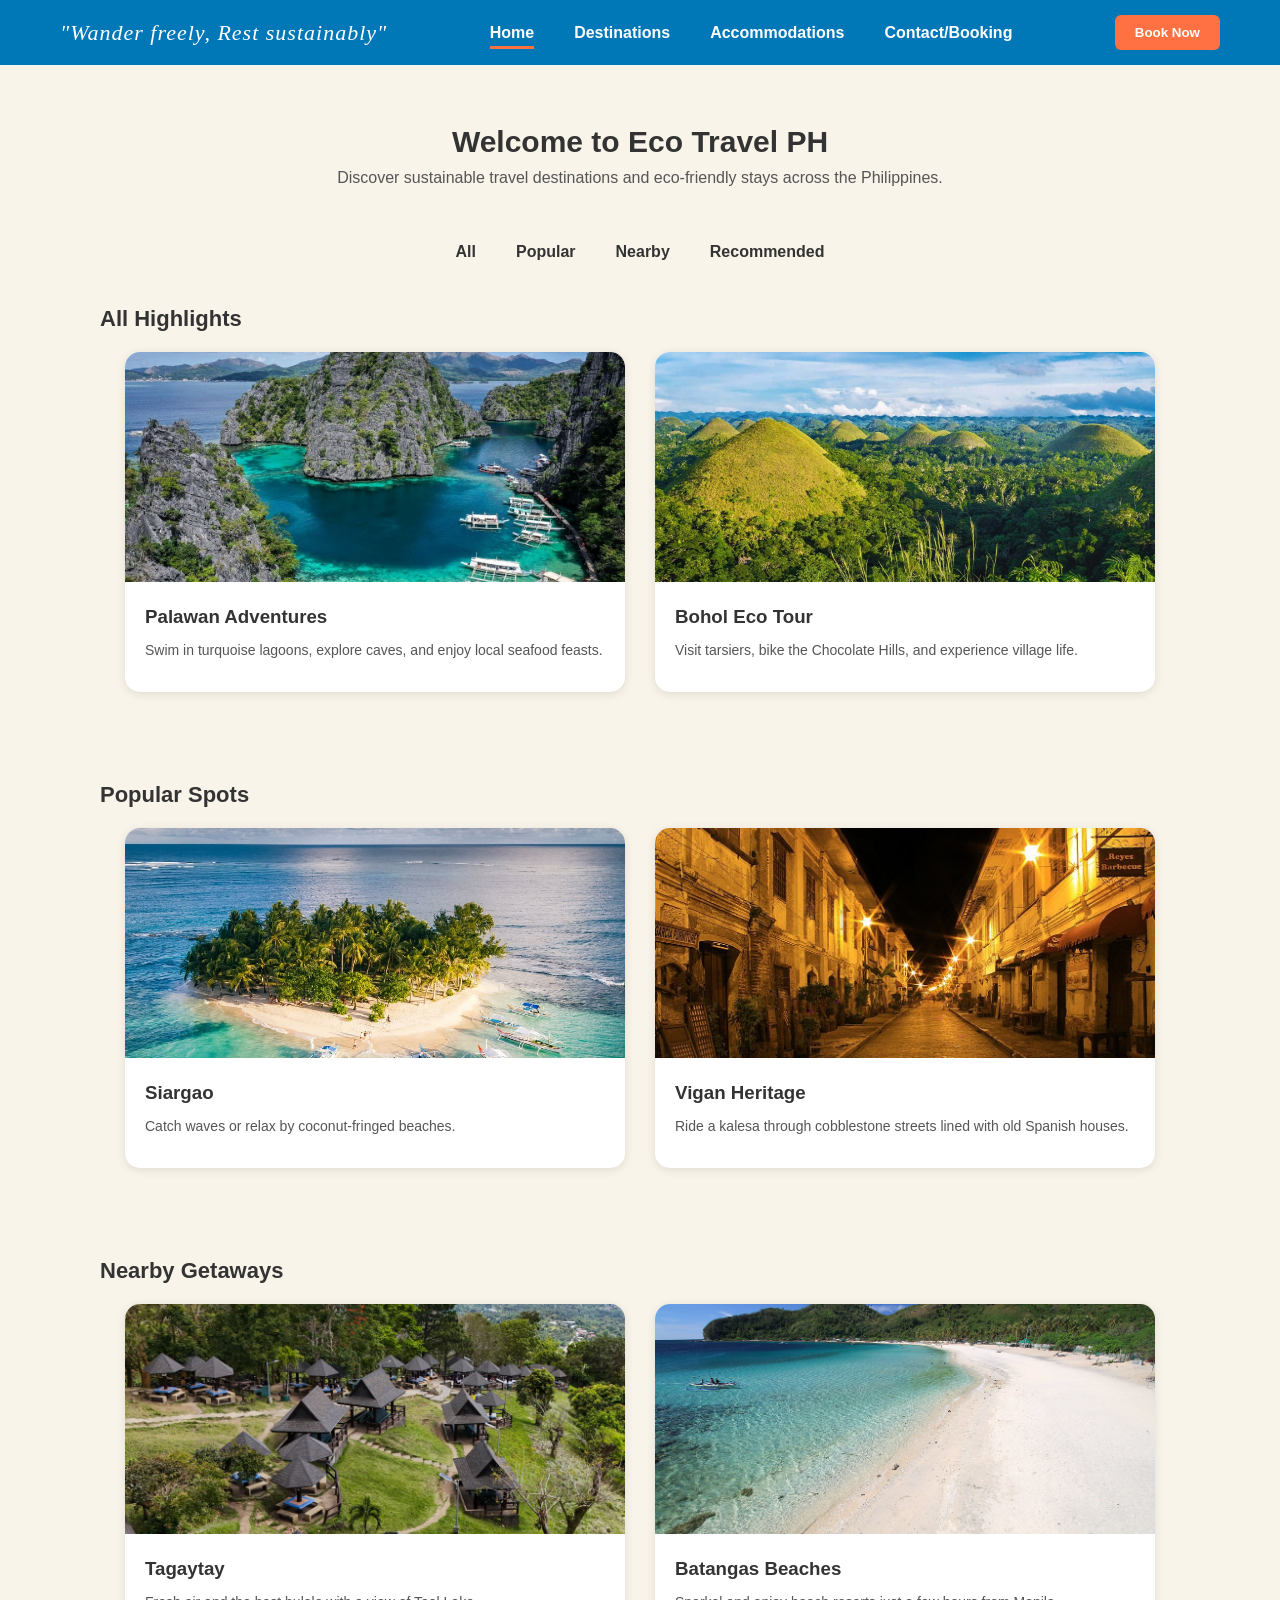
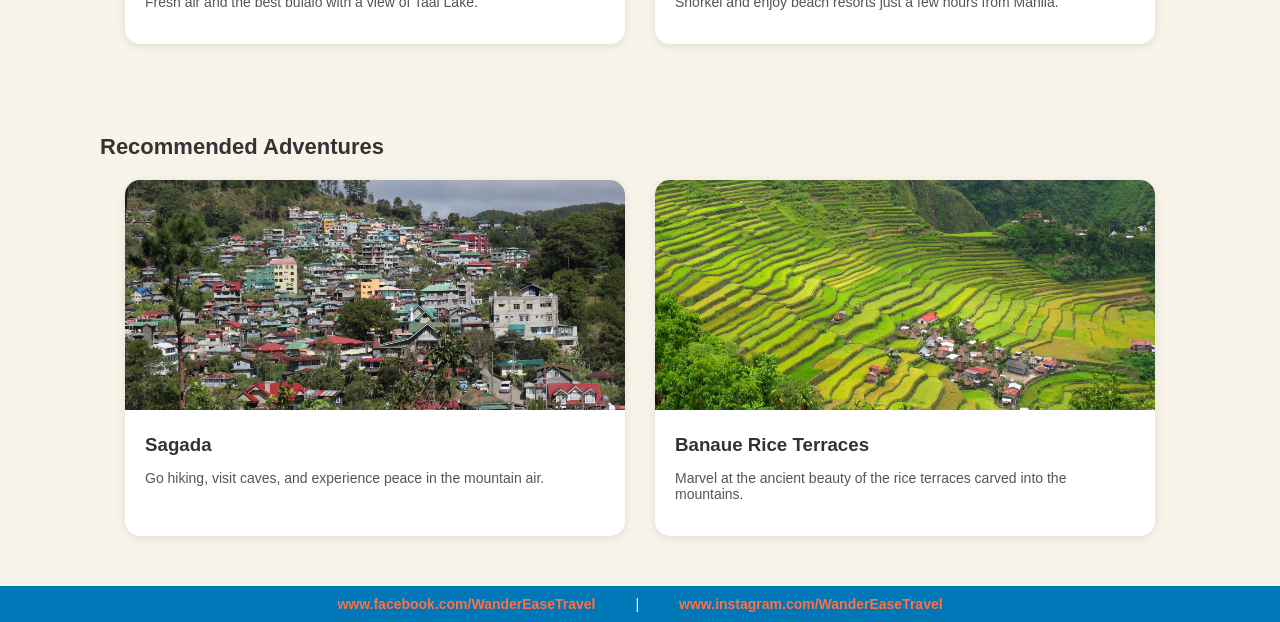
<file: docs/index.html>
<!DOCTYPE html>
<html lang="en">
<head>
  <meta charset="UTF-8">
  <title>Eco Travel PH | Home</title>
  <link rel="stylesheet" href="styles.css">
  <style>
    html { scroll-behavior: smooth; }
    .tabs a {
      color: #333;
      text-decoration: none;
      font-weight: 600;
      padding-bottom: 5px;
    }
    .tabs a:hover {
      color: #ff7043;
      border-bottom: 3px solid #ff7043;
    }
  </style>
</head>
<body>

  <nav>
    <div class="logo">"Wander freely, Rest sustainably"</div>
    <ul>
      <li><a href="index.html" class="active">Home</a></li>
      <li><a href="destinations.html">Destinations</a></li>
      <li><a href="accommodations.html">Accommodations</a></li>
      <li><a href="contact.html">Contact/Booking</a></li>
    </ul>
     <button class="book-btn">Book Now</button>
  </nav>

  <header class="header">
    <h1>Welcome to Eco Travel PH</h1>
    <p>Discover sustainable travel destinations and eco-friendly stays across the Philippines.</p>
  </header>

  <div class="tabs">
    <a href="#all">All</a>
    <a href="#popular">Popular</a>
    <a href="#nearby">Nearby</a>
    <a href="#recommended">Recommended</a>
  </div>

  <h2 class="section-title" id="all">All Highlights</h2>
  <div class="cards-container">
    <div class="card">
      <img src="img/palawan.jfif" alt="Palawan">
      <div class="card-content">
        <h3>Palawan Adventures</h3>
        <p>Swim in turquoise lagoons, explore caves, and enjoy local seafood feasts.</p>
      </div>
    </div>
    <div class="card">
      <img src="img/bohol.jfif" alt="Bohol">
      <div class="card-content">
        <h3>Bohol Eco Tour</h3>
        <p>Visit tarsiers, bike the Chocolate Hills, and experience village life.</p>
      </div>
    </div>
  </div>


  <h2 class="section-title" id="popular">Popular Spots</h2>
  <div class="cards-container">
    <div class="card">
      <img src="img/siargao.jfif" alt="Siargao">
      <div class="card-content">
        <h3>Siargao</h3>
        <p>Catch waves or relax by coconut-fringed beaches.</p>
      </div>
    </div>
    <div class="card">
      <img src="img/vigan.jpg" alt="Vigan">
      <div class="card-content">
        <h3>Vigan Heritage</h3>
        <p>Ride a kalesa through cobblestone streets lined with old Spanish houses.</p>
      </div>
    </div>
  </div>


  <h2 class="section-title" id="nearby">Nearby Getaways</h2>
  <div class="cards-container">
    <div class="card">
      <img src="img/tagaytay.jpg" alt="Tagaytay">
      <div class="card-content">
        <h3>Tagaytay</h3>
        <p>Fresh air and the best bulalo with a view of Taal Lake.</p>
      </div>
    </div>
    <div class="card">
      <img src="img/batangas.jpg" alt="Batangas">
      <div class="card-content">
        <h3>Batangas Beaches</h3>
        <p>Snorkel and enjoy beach resorts just a few hours from Manila.</p>
      </div>
    </div>
  </div>

 
  <h2 class="section-title" id="recommended">Recommended Adventures</h2>
  <div class="cards-container">
    <div class="card">
      <img src="img/sagada.jpg" alt="Sagada">
      <div class="card-content">
        <h3>Sagada</h3>
        <p>Go hiking, visit caves, and experience peace in the mountain air.</p>
      </div>
    </div>
    <div class="card">
      <img src="img/banaue.jfif" alt="Banaue">
      <div class="card-content">
        <h3>Banaue Rice Terraces</h3>
        <p>Marvel at the ancient beauty of the rice terraces carved into the mountains.</p>
      </div>
    </div>
  </div>

  <footer>
    <a href="https://www.facebook.com/WanderEaseTravel">www.facebook.com/WanderEaseTravel</a> |
    <a href="https://www.instagram.com/WanderEaseTravel">www.instagram.com/WanderEaseTravel</a>
  </footer>
<script src="script.js"></script>
</body>
</html>
</file>
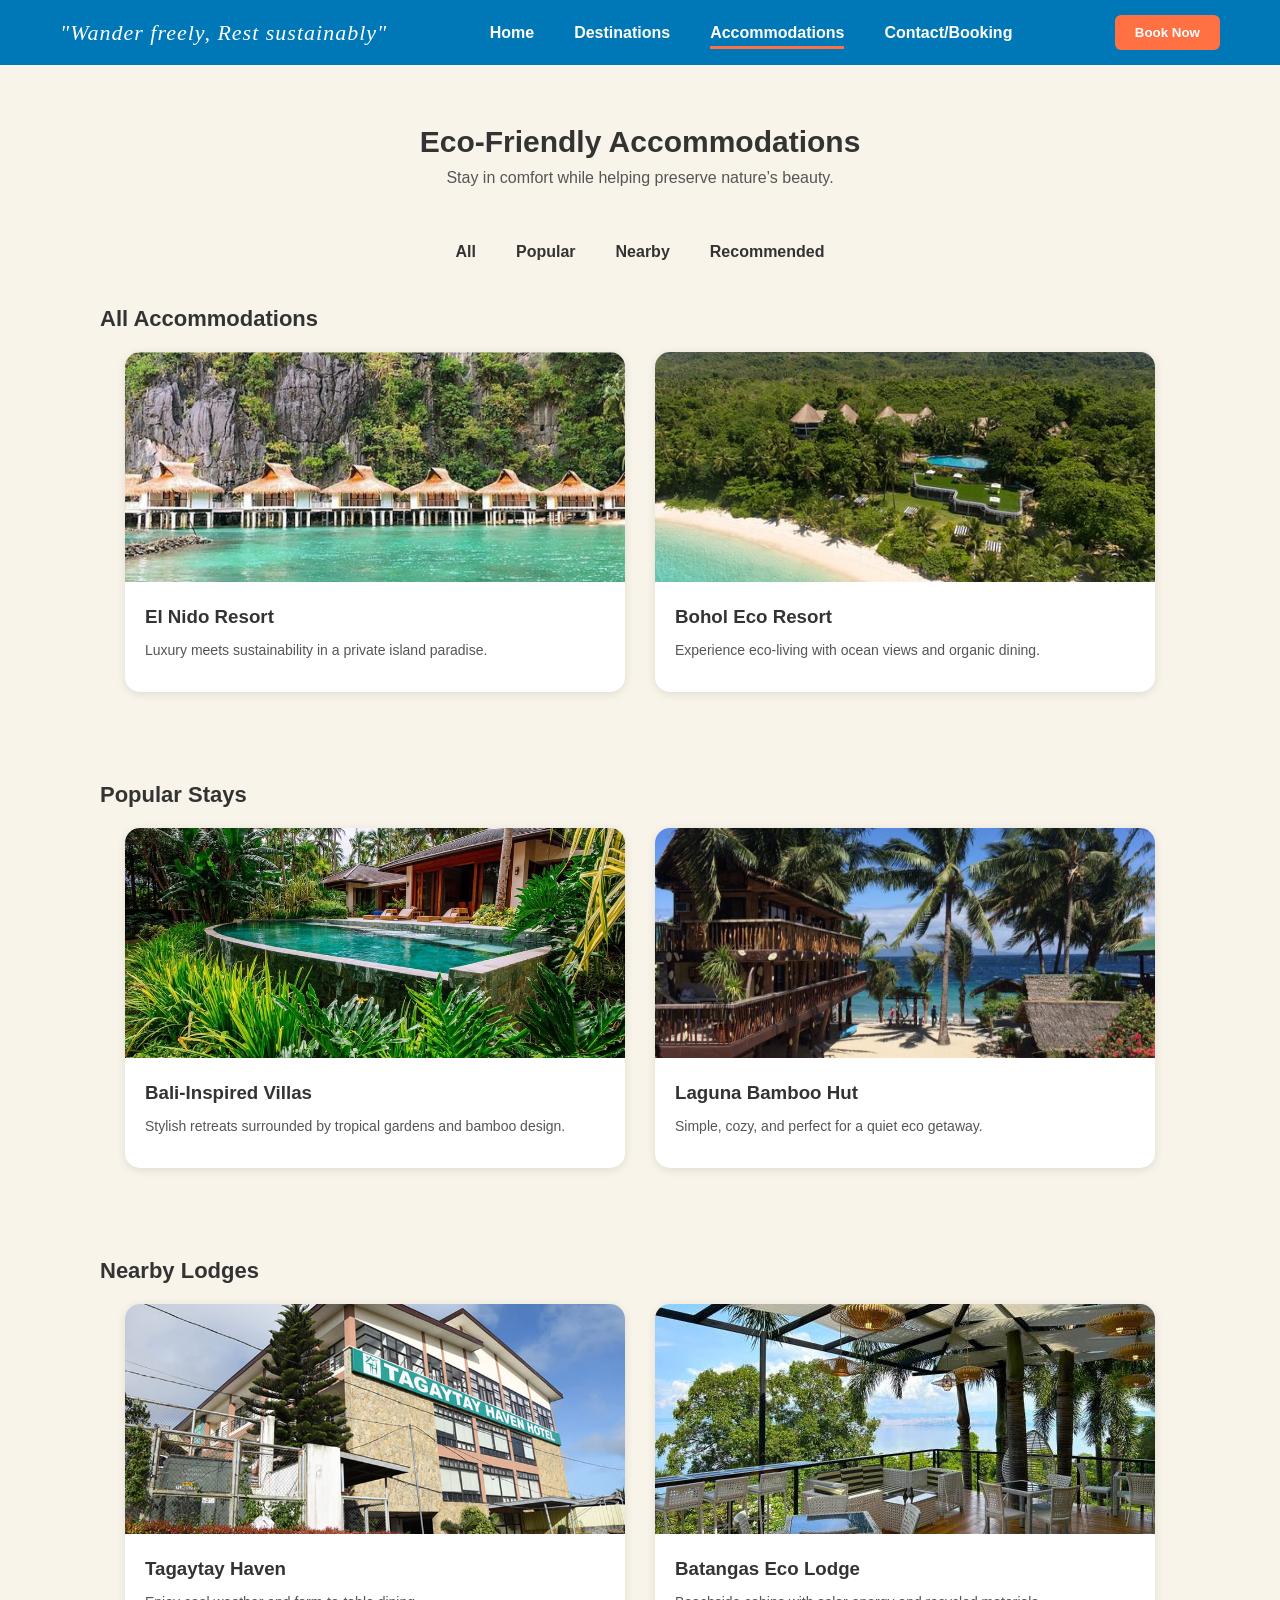
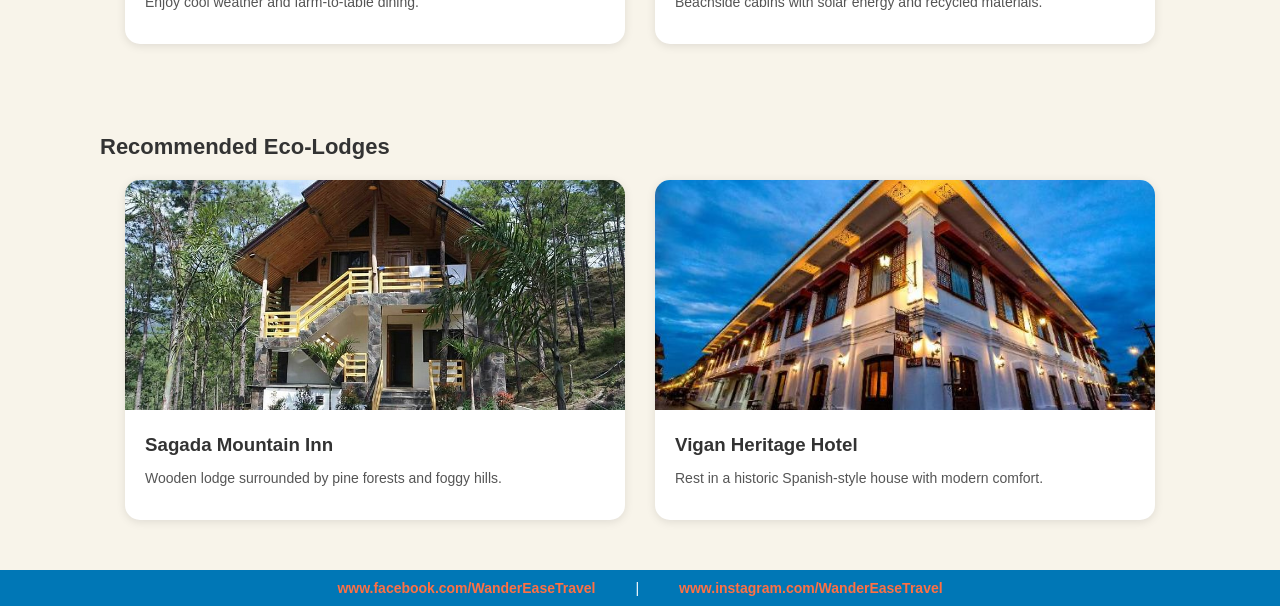
<file: docs/accommodations.html>
<!DOCTYPE html>
<html lang="en">
<head>
  <meta charset="UTF-8">
  <title>Eco Travel PH | Accommodations</title>
  <link rel="stylesheet" href="styles.css">
  <style>
    html { scroll-behavior: smooth; }
    .tabs a {
      color: #333;
      text-decoration: none;
      font-weight: 600;
      padding-bottom: 5px;
    }
    .tabs a:hover {
      color: #ff7043;
      border-bottom: 3px solid #ff7043;
    }
  </style>
</head>
<body>
  <nav>
    <div class="logo">"Wander freely, Rest sustainably"</div>
    <ul>
      <li><a href="index.html">Home</a></li>
      <li><a href="destinations.html">Destinations</a></li>
      <li><a href="accommodations.html" class="active">Accommodations</a></li>
      <li><a href="contact.html">Contact/Booking</a></li>
    </ul>
     <button class="book-btn">Book Now</button>
  </nav>

  <header class="header">
    <h1>Eco-Friendly Accommodations</h1>
    <p>Stay in comfort while helping preserve nature’s beauty.</p>
  </header>

  <div class="tabs">
    <a href="#all">All</a>
    <a href="#popular">Popular</a>
    <a href="#nearby">Nearby</a>
    <a href="#recommended">Recommended</a>
  </div>

  <h2 class="section-title" id="all">All Accommodations</h2>
  <div class="cards-container">
    <div class="card">
      <img src="img/el nido resort.png" alt="El Nido Resort">
      <div class="card-content">
        <h3>El Nido Resort</h3>
        <p>Luxury meets sustainability in a private island paradise.</p>
      </div>
    </div>
    <div class="card">
      <img src="img/bohol eco resort.jpg" alt="Bohol Eco Resort">
      <div class="card-content">
        <h3>Bohol Eco Resort</h3>
        <p>Experience eco-living with ocean views and organic dining.</p>
      </div>
    </div>
  </div>


  <h2 class="section-title" id="popular">Popular Stays</h2>
  <div class="cards-container">
    <div class="card">
      <img src="img/bali inspired.jpg" alt="Bali Villa">
      <div class="card-content">
        <h3>Bali-Inspired Villas</h3>
        <p>Stylish retreats surrounded by tropical gardens and bamboo design.</p>
      </div>
    </div>
    <div class="card">
      <img src="img/bamboo hut.jpg" alt="Laguna Hut">
      <div class="card-content">
        <h3>Laguna Bamboo Hut</h3>
        <p>Simple, cozy, and perfect for a quiet eco getaway.</p>
      </div>
    </div>
  </div>


  <h2 class="section-title" id="nearby">Nearby Lodges</h2>
  <div class="cards-container">
    <div class="card">
      <img src="img/tagaytay haven.jpg" alt="Tagaytay Haven">
      <div class="card-content">
        <h3>Tagaytay Haven</h3>
        <p>Enjoy cool weather and farm-to-table dining.</p>
      </div>
    </div>
    <div class="card">
      <img src="img/batangas eco lounge.jpg" alt="Batangas Eco Lodge">
      <div class="card-content">
        <h3>Batangas Eco Lodge</h3>
        <p>Beachside cabins with solar energy and recycled materials.</p>
      </div>
    </div>
  </div>

  
  <h2 class="section-title" id="recommended">Recommended Eco-Lodges</h2>
  <div class="cards-container">
    <div class="card">
      <img src="img/sagada mountain inn.jpg" alt="Sagada Inn">
      <div class="card-content">
        <h3>Sagada Mountain Inn</h3>
        <p>Wooden lodge surrounded by pine forests and foggy hills.</p>
      </div>
    </div>
    <div class="card">
      <img src="img/vigan heritage village.jpg" alt="Vigan Heritage Hotel">
      <div class="card-content">
        <h3>Vigan Heritage Hotel</h3>
        <p>Rest in a historic Spanish-style house with modern comfort.</p>
      </div>
    </div>
  </div>

  <footer>
    <a href="https://www.facebook.com/WanderEaseTravel">www.facebook.com/WanderEaseTravel</a> |
    <a href="https://www.instagram.com/WanderEaseTravel">www.instagram.com/WanderEaseTravel</a>
  </footer>
<script src="script.js"></script>
</body>
</html>
</file>
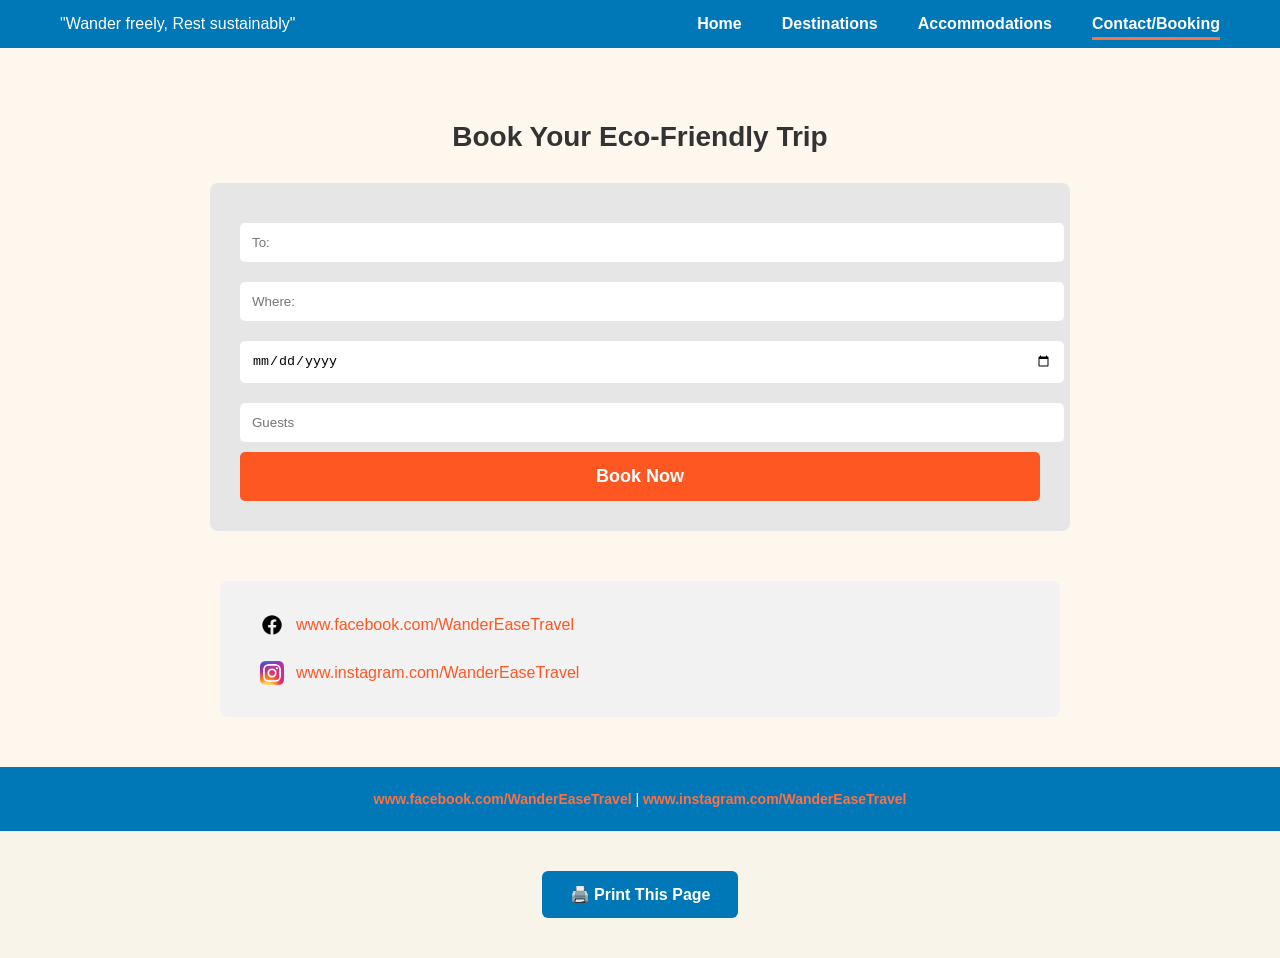
<file: docs/contact.html>
<!DOCTYPE html>
<html lang="en">
<head>
  <meta charset="UTF-8">
  <meta name="viewport" content="width=device-width, initial-scale=1.0">
  <title>Contact / Booking | Eco Travel PH</title>
  <link rel="stylesheet" href="styles.css">
</head>
<body>

  <nav>
    <div>"Wander freely, Rest sustainably"</div>
    <ul>
      <li><a href="index.html">Home</a></li>
      <li><a href="destinations.html">Destinations</a></li>
      <li><a href="accommodations.html">Accommodations</a></li>
      <li><a href="contact.html" class="active">Contact/Booking</a></li>
    </ul>
  </nav>

    <section class="contact-section">
    <h2>Book Your Eco-Friendly Trip</h2>

    <form class="booking-form">
      <input type="text" placeholder="To:" required>
      <input type="text" placeholder="Where:" required>
      <input type="date" required>
      <input type="number" placeholder="Guests" min="1" required>
      <button type="submit">Book Now</button>
    </form>

    <div class="contact-links">
      <a href="https://www.facebook.com/WanderEaseTravel" target="_blank">
        <img src="img/facebook-icon.png" alt="Facebook"> www.facebook.com/WanderEaseTravel
      </a>
      <a href="https://www.instagram.com/WanderEaseTravel" target="_blank">
        <img src="img/instagram-icon.webp" alt="Instagram"> www.instagram.com/WanderEaseTravel
      </a>
    </div>
  </section>
    <footer class="footer">
    <p>
      <a href="https://www.facebook.com/WanderEaseTravel">www.facebook.com/WanderEaseTravel</a> |
      <a href="https://www.instagram.com/WanderEaseTravel">www.instagram.com/WanderEaseTravel</a>
    </p>
  </footer>
<script src="script.js"></script>
</body>
</html>
</file>
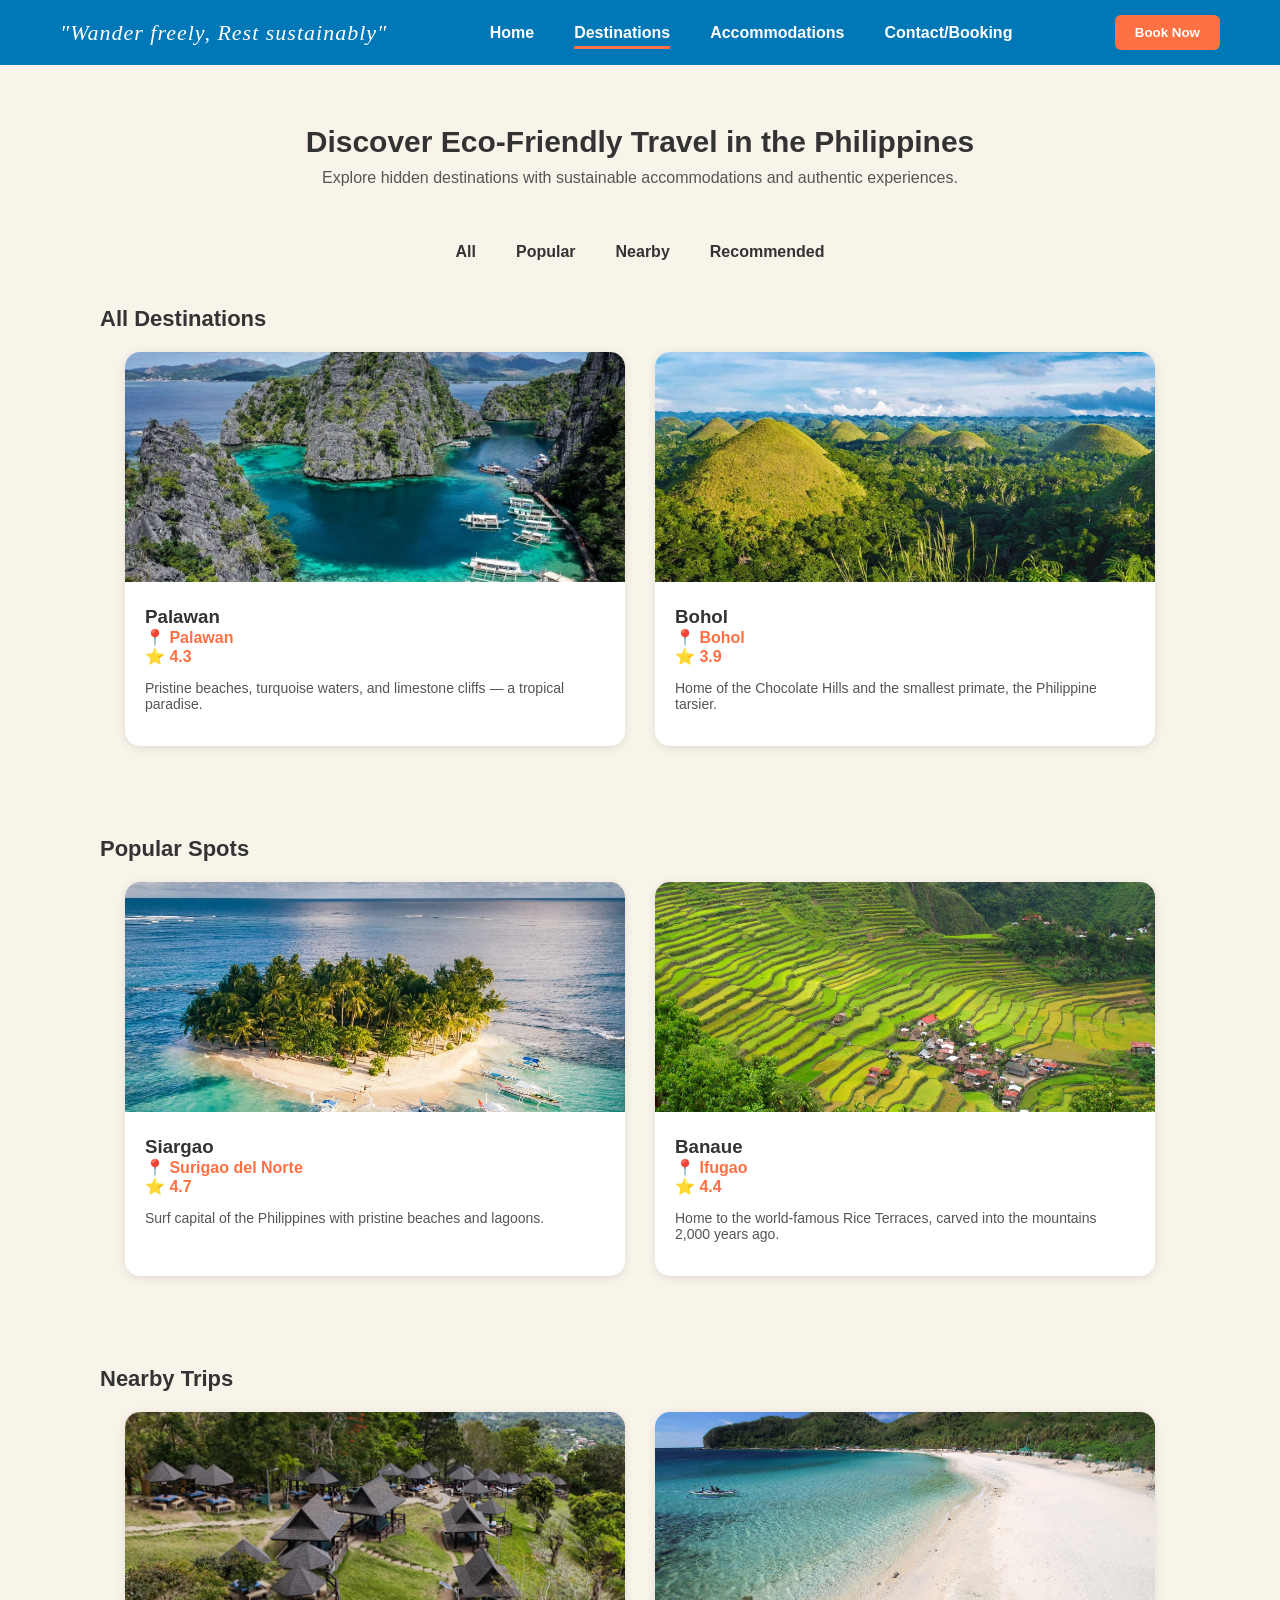
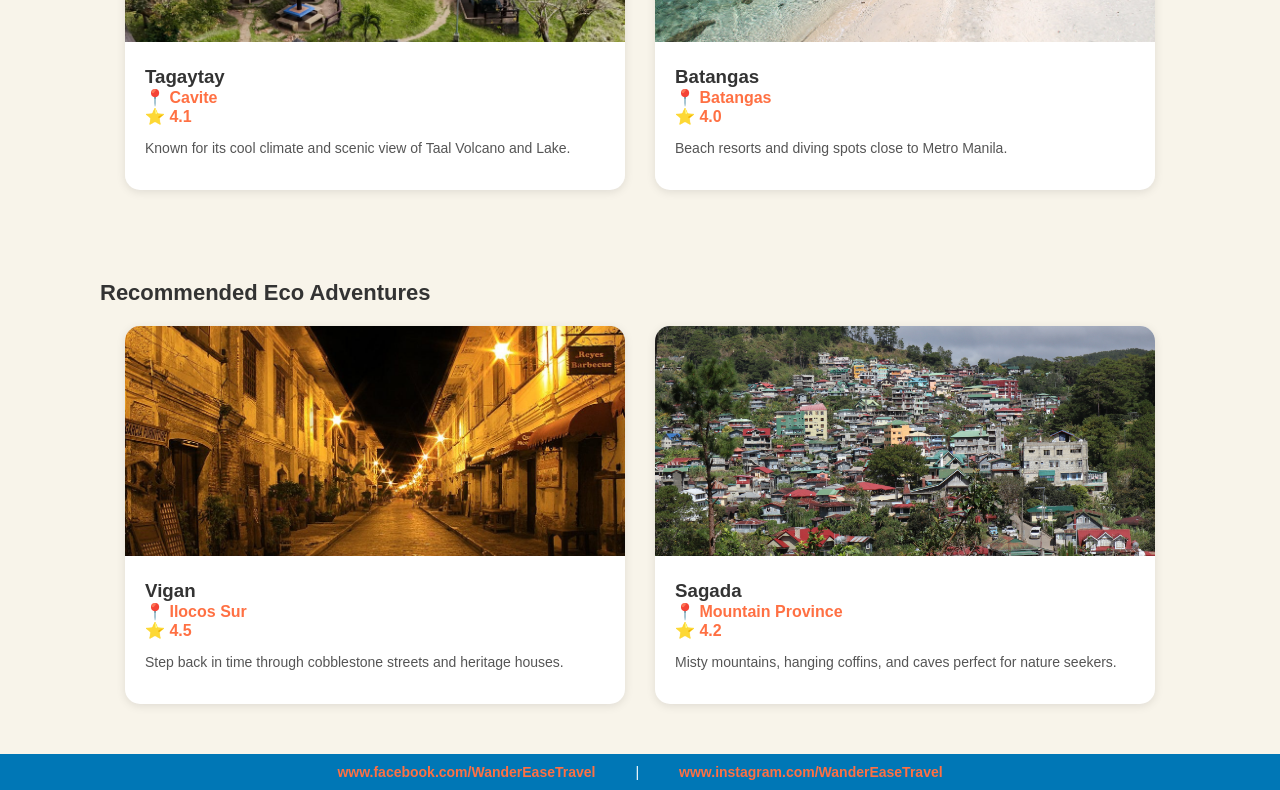
<file: docs/destinations.html>
<!DOCTYPE html>
<html lang="en">
<head>
  <meta charset="UTF-8">
  <title>Eco Travel PH | Destinations</title>
  <link rel="stylesheet" href="styles.css">
   <style>
    html {
      scroll-behavior: smooth;
    }
    .tabs a {
      color: #333;
      text-decoration: none;
      font-weight: 600;
      padding-bottom: 5px;
    }
    .tabs a:hover {
      color: #ff7043;
      border-bottom: 3px solid #ff7043;
    }
  </style>
</head>
<body>

 <nav>
    <div class="logo">"Wander freely, Rest sustainably"</div>
    <ul>
      <li><a href="index.html">Home</a></li>
      <li><a href="destinations.html" class="active">Destinations</a></li>
      <li><a href="accommodations.html">Accommodations</a></li>
      <li><a href="contact.html">Contact/Booking</a></li>
    </ul>
     <button class="book-btn">Book Now</button>
  </nav>

  <div class="header">
    <h1>Discover Eco-Friendly Travel in the Philippines</h1>
    <p>Explore hidden destinations with sustainable accommodations and authentic experiences.</p>
  </div>

  <div class="tabs">
    <a href="#all">All</a>
    <a href="#popular">Popular</a>
    <a href="#nearby">Nearby</a>
    <a href="#recommended">Recommended</a>
  </div>

  <h2 class="section-title" id="all">All Destinations</h2>
  <div class="cards-container">
    <div class="card">
      <img src="img/palawan.jfif" alt="Palawan">
      <div class="card-content">
        <h3>Palawan</h3>
        <div class="location">📍 Palawan</div>
        <div class="rating">⭐ 4.3</div>
        <p>Pristine beaches, turquoise waters, and limestone cliffs — a tropical paradise.</p>
      </div>
    </div>

    <div class="card">
      <img src="img/bohol.jfif" alt="Bohol">
      <div class="card-content">
        <h3>Bohol</h3>
        <div class="location">📍 Bohol</div>
        <div class="rating">⭐ 3.9</div>
        <p>Home of the Chocolate Hills and the smallest primate, the Philippine tarsier.</p>
      </div>
    </div>
  </div>


  <h2 class="section-title" id="popular">Popular Spots</h2>
  <div class="cards-container">
    <div class="card">
      <img src="img/siargao.jfif" alt="Siargao">
      <div class="card-content">
        <h3>Siargao</h3>
        <div class="location">📍 Surigao del Norte</div>
        <div class="rating">⭐ 4.7</div>
        <p>Surf capital of the Philippines with pristine beaches and lagoons.</p>
      </div>
    </div>

    <div class="card">
      <img src="img/banaue.jfif" alt="Banaue">
      <div class="card-content">
        <h3>Banaue</h3>
        <div class="location">📍 Ifugao</div>
        <div class="rating">⭐ 4.4</div>
        <p>Home to the world-famous Rice Terraces, carved into the mountains 2,000 years ago.</p>
      </div>
    </div>
  </div>


  <h2 class="section-title" id="nearby">Nearby Trips</h2>
  <div class="cards-container">
    <div class="card">
      <img src="img/tagaytay.jpg" alt="Tagaytay">
      <div class="card-content">
        <h3>Tagaytay</h3>
        <div class="location">📍 Cavite</div>
        <div class="rating">⭐ 4.1</div>
        <p>Known for its cool climate and scenic view of Taal Volcano and Lake.</p>
      </div>
    </div>

    <div class="card">
      <img src="img/batangas.jpg" alt="Batangas">
      <div class="card-content">
        <h3>Batangas</h3>
        <div class="location">📍 Batangas</div>
        <div class="rating">⭐ 4.0</div>
        <p>Beach resorts and diving spots close to Metro Manila.</p>
      </div>
    </div>
  </div>

 
  <h2 class="section-title" id="recommended">Recommended Eco Adventures</h2>
  <div class="cards-container">
    <div class="card">
      <img src="img/vigan.jpg" alt="Vigan">
      <div class="card-content">
        <h3>Vigan</h3>
        <div class="location">📍 Ilocos Sur</div>
        <div class="rating">⭐ 4.5</div>
        <p>Step back in time through cobblestone streets and heritage houses.</p>
      </div>
    </div>

    <div class="card">
      <img src="img/sagada.jpg" alt="Sagada">
      <div class="card-content">
        <h3>Sagada</h3>
        <div class="location">📍 Mountain Province</div>
        <div class="rating">⭐ 4.2</div>
        <p>Misty mountains, hanging coffins, and caves perfect for nature seekers.</p>
      </div>
    </div>
  </div>

  <footer>
    <a href="https://www.facebook.com/WanderEaseTravel">www.facebook.com/WanderEaseTravel</a> |
    <a href="https://www.instagram.com/WanderEaseTravel">www.instagram.com/WanderEaseTravel</a>
  </footer>
<script src="script.js"></script>
</body>
</html>
</file>
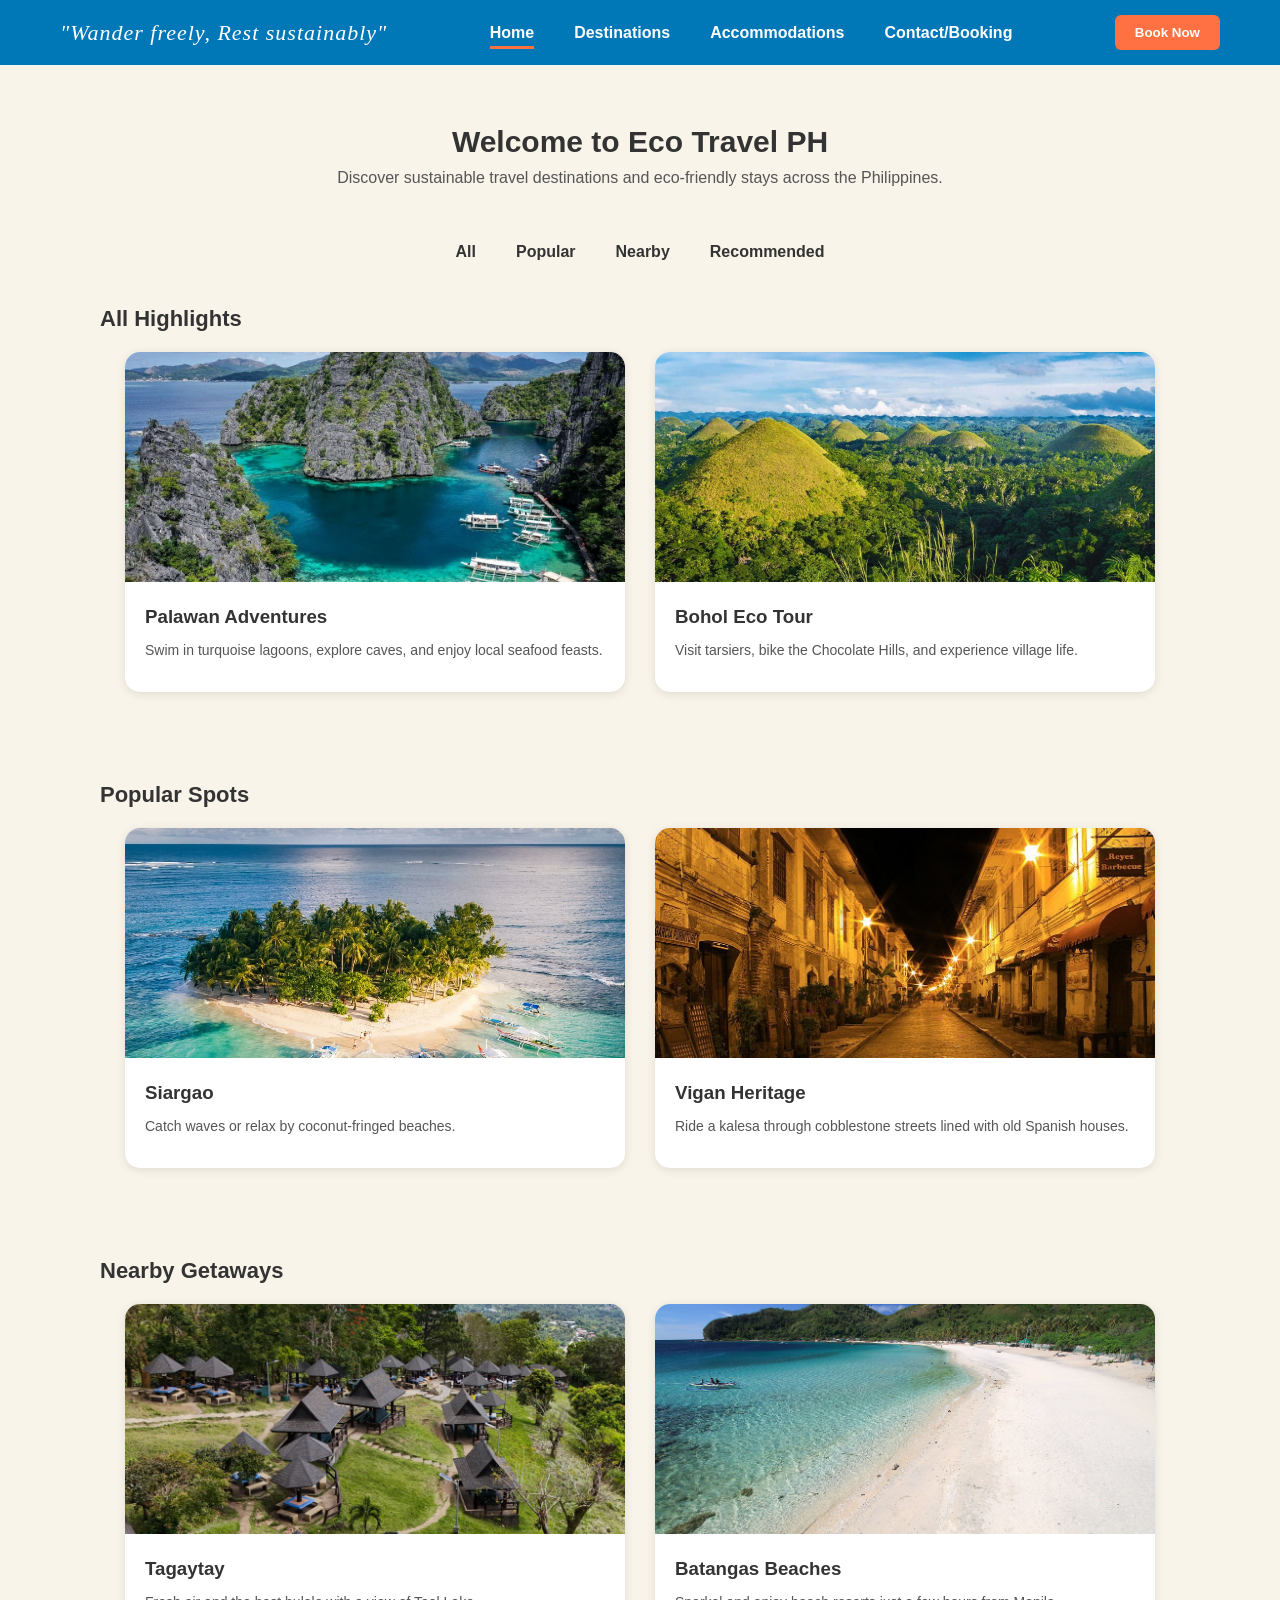
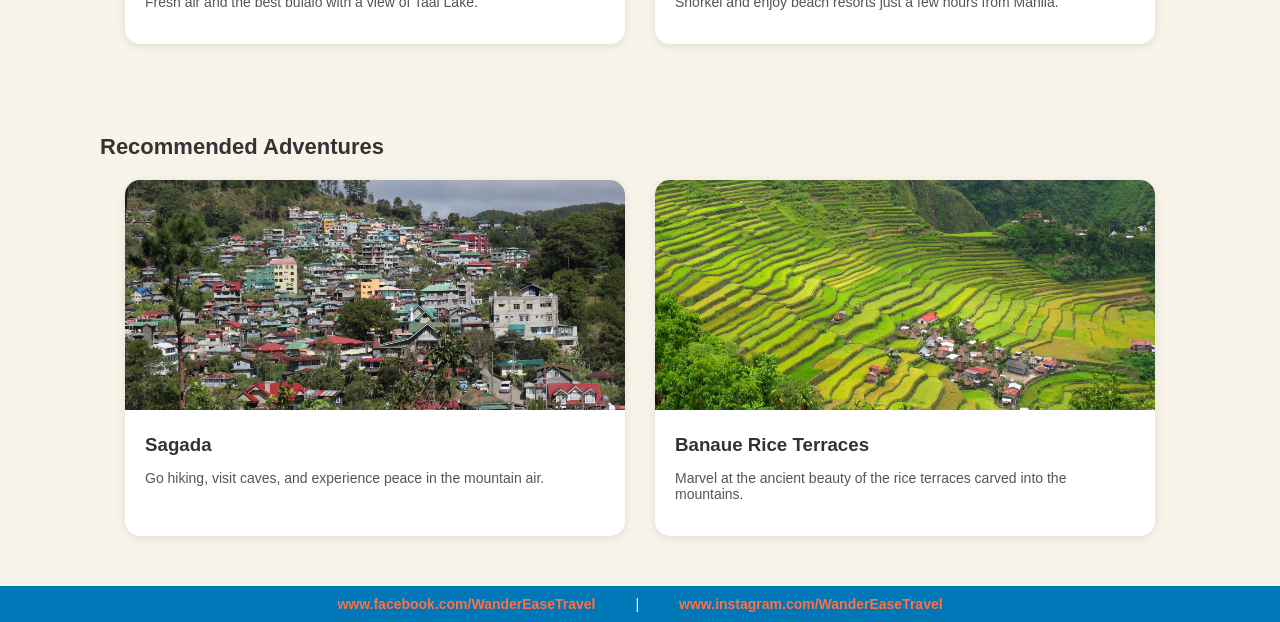
<file: docs/home.html>
<!DOCTYPE html>
<html lang="en">
<head>
  <meta charset="UTF-8">
  <title>Eco Travel PH | Home</title>
  <link rel="stylesheet" href="styles.css">
  <style>
    html { scroll-behavior: smooth; }
    .tabs a {
      color: #333;
      text-decoration: none;
      font-weight: 600;
      padding-bottom: 5px;
    }
    .tabs a:hover {
      color: #ff7043;
      border-bottom: 3px solid #ff7043;
    }
  </style>
</head>
<body>

  <nav>
    <div class="logo">"Wander freely, Rest sustainably"</div>
    <ul>
      <li><a href="home.html" class="active">Home</a></li>
      <li><a href="destinations.html">Destinations</a></li>
      <li><a href="accommodations.html">Accommodations</a></li>
      <li><a href="contact.html">Contact/Booking</a></li>
    </ul>
     <button class="book-btn">Book Now</button>
  </nav>

  <header class="header">
    <h1>Welcome to Eco Travel PH</h1>
    <p>Discover sustainable travel destinations and eco-friendly stays across the Philippines.</p>
  </header>

  <div class="tabs">
    <a href="#all">All</a>
    <a href="#popular">Popular</a>
    <a href="#nearby">Nearby</a>
    <a href="#recommended">Recommended</a>
  </div>

  <h2 class="section-title" id="all">All Highlights</h2>
  <div class="cards-container">
    <div class="card">
      <img src="img/palawan.jfif" alt="Palawan">
      <div class="card-content">
        <h3>Palawan Adventures</h3>
        <p>Swim in turquoise lagoons, explore caves, and enjoy local seafood feasts.</p>
      </div>
    </div>
    <div class="card">
      <img src="img/bohol.jfif" alt="Bohol">
      <div class="card-content">
        <h3>Bohol Eco Tour</h3>
        <p>Visit tarsiers, bike the Chocolate Hills, and experience village life.</p>
      </div>
    </div>
  </div>


  <h2 class="section-title" id="popular">Popular Spots</h2>
  <div class="cards-container">
    <div class="card">
      <img src="img/siargao.jfif" alt="Siargao">
      <div class="card-content">
        <h3>Siargao</h3>
        <p>Catch waves or relax by coconut-fringed beaches.</p>
      </div>
    </div>
    <div class="card">
      <img src="img/vigan.jpg" alt="Vigan">
      <div class="card-content">
        <h3>Vigan Heritage</h3>
        <p>Ride a kalesa through cobblestone streets lined with old Spanish houses.</p>
      </div>
    </div>
  </div>


  <h2 class="section-title" id="nearby">Nearby Getaways</h2>
  <div class="cards-container">
    <div class="card">
      <img src="img/tagaytay.jpg" alt="Tagaytay">
      <div class="card-content">
        <h3>Tagaytay</h3>
        <p>Fresh air and the best bulalo with a view of Taal Lake.</p>
      </div>
    </div>
    <div class="card">
      <img src="img/batangas.jpg" alt="Batangas">
      <div class="card-content">
        <h3>Batangas Beaches</h3>
        <p>Snorkel and enjoy beach resorts just a few hours from Manila.</p>
      </div>
    </div>
  </div>

 
  <h2 class="section-title" id="recommended">Recommended Adventures</h2>
  <div class="cards-container">
    <div class="card">
      <img src="img/sagada.jpg" alt="Sagada">
      <div class="card-content">
        <h3>Sagada</h3>
        <p>Go hiking, visit caves, and experience peace in the mountain air.</p>
      </div>
    </div>
    <div class="card">
      <img src="img/banaue.jfif" alt="Banaue">
      <div class="card-content">
        <h3>Banaue Rice Terraces</h3>
        <p>Marvel at the ancient beauty of the rice terraces carved into the mountains.</p>
      </div>
    </div>
  </div>

  <footer>
    <a href="https://www.facebook.com/WanderEaseTravel">www.facebook.com/WanderEaseTravel</a> |
    <a href="https://www.instagram.com/WanderEaseTravel">www.instagram.com/WanderEaseTravel</a>
  </footer>
<script src="script.js"></script>
</body>
</html>
</file>
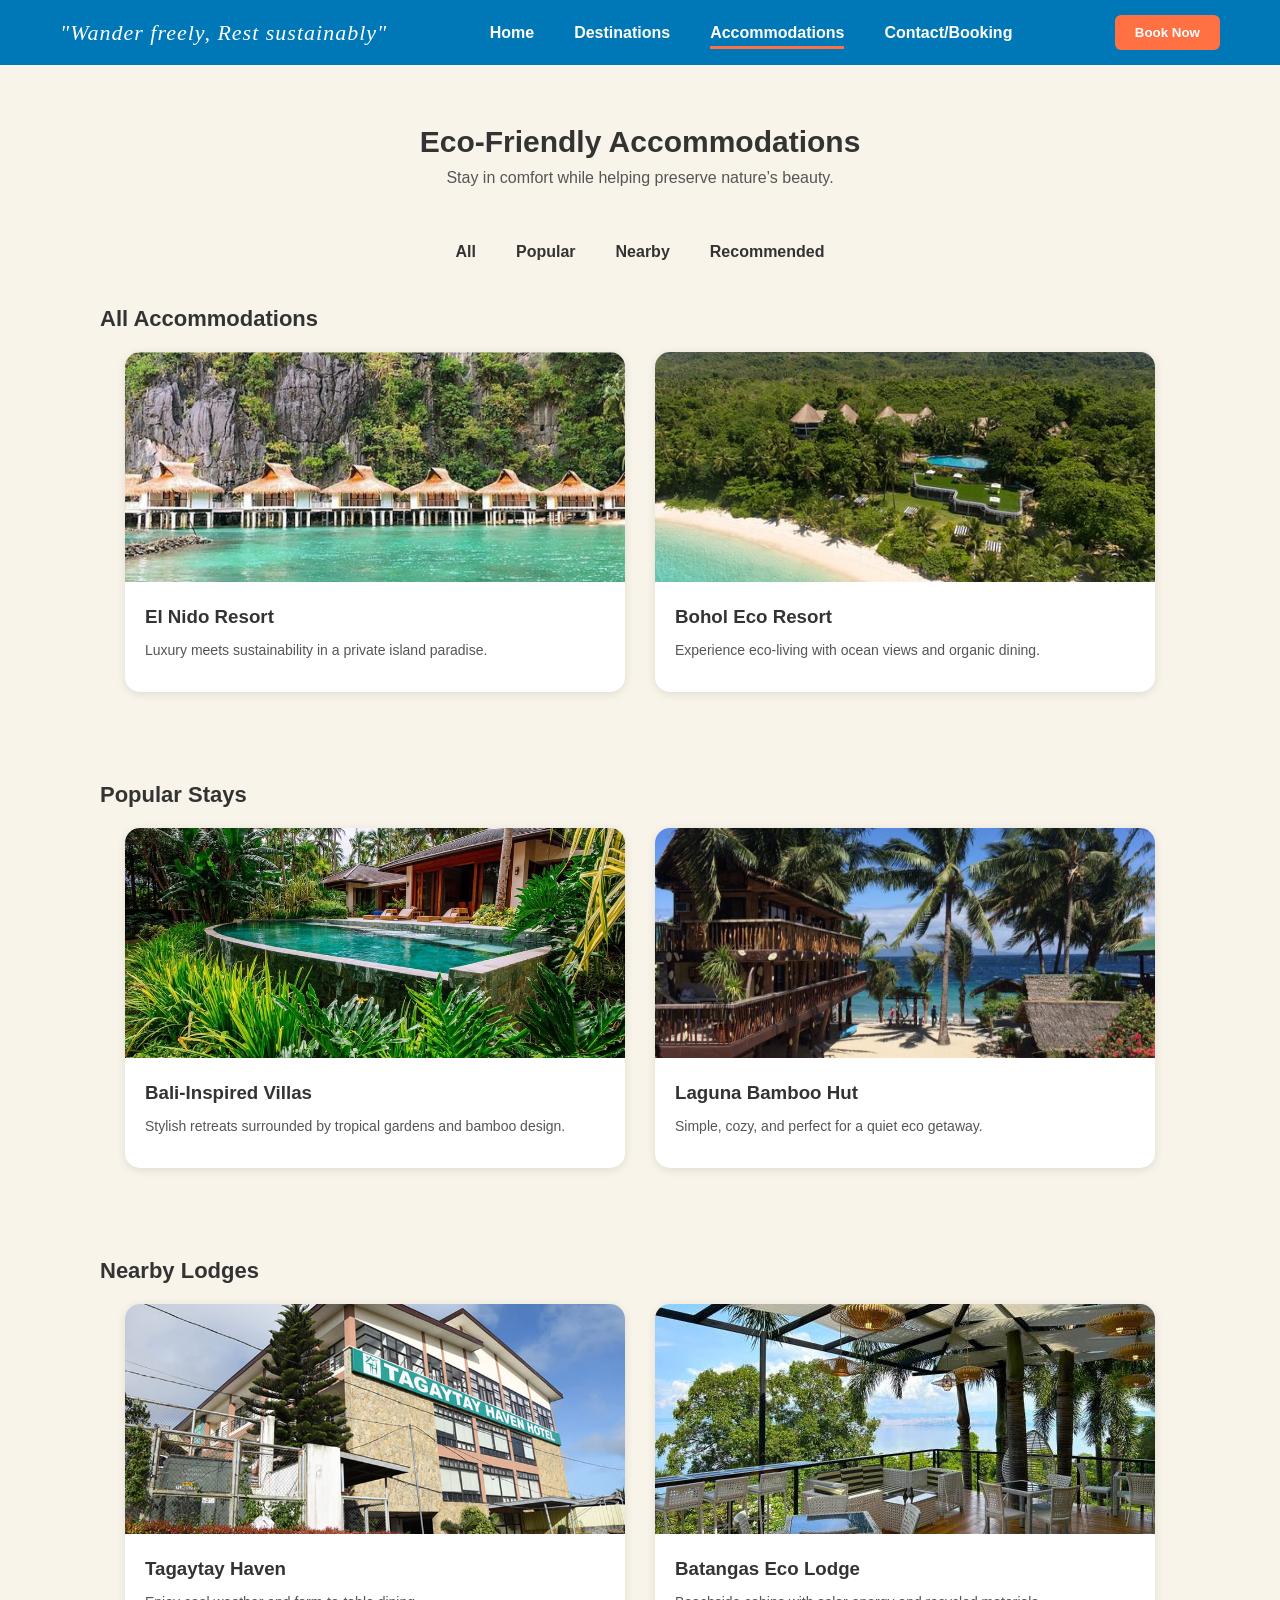
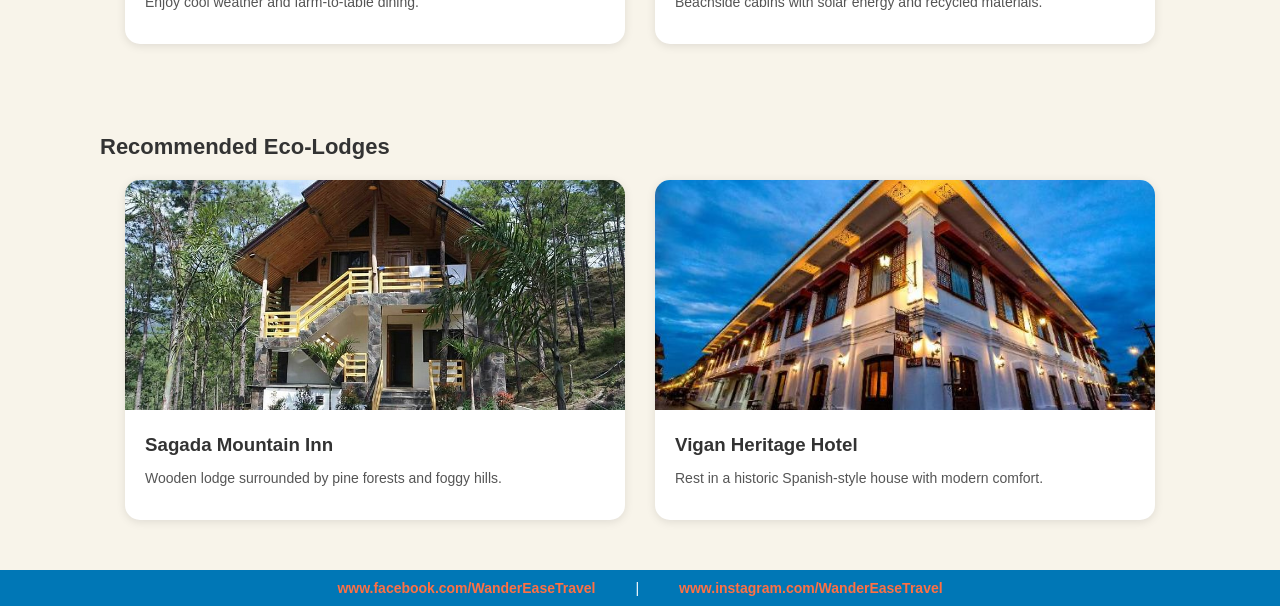
<file: WEBSITE/accommodations.html>
<!DOCTYPE html>
<html lang="en">
<head>
  <meta charset="UTF-8">
  <title>Eco Travel PH | Accommodations</title>
  <link rel="stylesheet" href="styles.css">
  <style>
    html { scroll-behavior: smooth; }
    .tabs a {
      color: #333;
      text-decoration: none;
      font-weight: 600;
      padding-bottom: 5px;
    }
    .tabs a:hover {
      color: #ff7043;
      border-bottom: 3px solid #ff7043;
    }
  </style>
</head>
<body>
  <nav>
    <div class="logo">"Wander freely, Rest sustainably"</div>
    <ul>
      <li><a href="home.html">Home</a></li>
      <li><a href="destinations.html">Destinations</a></li>
      <li><a href="accommodations.html" class="active">Accommodations</a></li>
      <li><a href="contact.html">Contact/Booking</a></li>
    </ul>
     <button class="book-btn">Book Now</button>
  </nav>

  <header class="header">
    <h1>Eco-Friendly Accommodations</h1>
    <p>Stay in comfort while helping preserve nature’s beauty.</p>
  </header>

  <div class="tabs">
    <a href="#all">All</a>
    <a href="#popular">Popular</a>
    <a href="#nearby">Nearby</a>
    <a href="#recommended">Recommended</a>
  </div>

  <h2 class="section-title" id="all">All Accommodations</h2>
  <div class="cards-container">
    <div class="card">
      <img src="img/el nido resort.png" alt="El Nido Resort">
      <div class="card-content">
        <h3>El Nido Resort</h3>
        <p>Luxury meets sustainability in a private island paradise.</p>
      </div>
    </div>
    <div class="card">
      <img src="img/bohol eco resort.jpg" alt="Bohol Eco Resort">
      <div class="card-content">
        <h3>Bohol Eco Resort</h3>
        <p>Experience eco-living with ocean views and organic dining.</p>
      </div>
    </div>
  </div>


  <h2 class="section-title" id="popular">Popular Stays</h2>
  <div class="cards-container">
    <div class="card">
      <img src="img/bali inspired.jpg" alt="Bali Villa">
      <div class="card-content">
        <h3>Bali-Inspired Villas</h3>
        <p>Stylish retreats surrounded by tropical gardens and bamboo design.</p>
      </div>
    </div>
    <div class="card">
      <img src="img/bamboo hut.jpg" alt="Laguna Hut">
      <div class="card-content">
        <h3>Laguna Bamboo Hut</h3>
        <p>Simple, cozy, and perfect for a quiet eco getaway.</p>
      </div>
    </div>
  </div>


  <h2 class="section-title" id="nearby">Nearby Lodges</h2>
  <div class="cards-container">
    <div class="card">
      <img src="img/tagaytay haven.jpg" alt="Tagaytay Haven">
      <div class="card-content">
        <h3>Tagaytay Haven</h3>
        <p>Enjoy cool weather and farm-to-table dining.</p>
      </div>
    </div>
    <div class="card">
      <img src="img/batangas eco lounge.jpg" alt="Batangas Eco Lodge">
      <div class="card-content">
        <h3>Batangas Eco Lodge</h3>
        <p>Beachside cabins with solar energy and recycled materials.</p>
      </div>
    </div>
  </div>

  
  <h2 class="section-title" id="recommended">Recommended Eco-Lodges</h2>
  <div class="cards-container">
    <div class="card">
      <img src="img/sagada mountain inn.jpg" alt="Sagada Inn">
      <div class="card-content">
        <h3>Sagada Mountain Inn</h3>
        <p>Wooden lodge surrounded by pine forests and foggy hills.</p>
      </div>
    </div>
    <div class="card">
      <img src="img/vigan heritage village.jpg" alt="Vigan Heritage Hotel">
      <div class="card-content">
        <h3>Vigan Heritage Hotel</h3>
        <p>Rest in a historic Spanish-style house with modern comfort.</p>
      </div>
    </div>
  </div>

  <footer>
    <a href="https://www.facebook.com/WanderEaseTravel">www.facebook.com/WanderEaseTravel</a> |
    <a href="https://www.instagram.com/WanderEaseTravel">www.instagram.com/WanderEaseTravel</a>
  </footer>
<script src="script.js"></script>
</body>
</html>
</file>
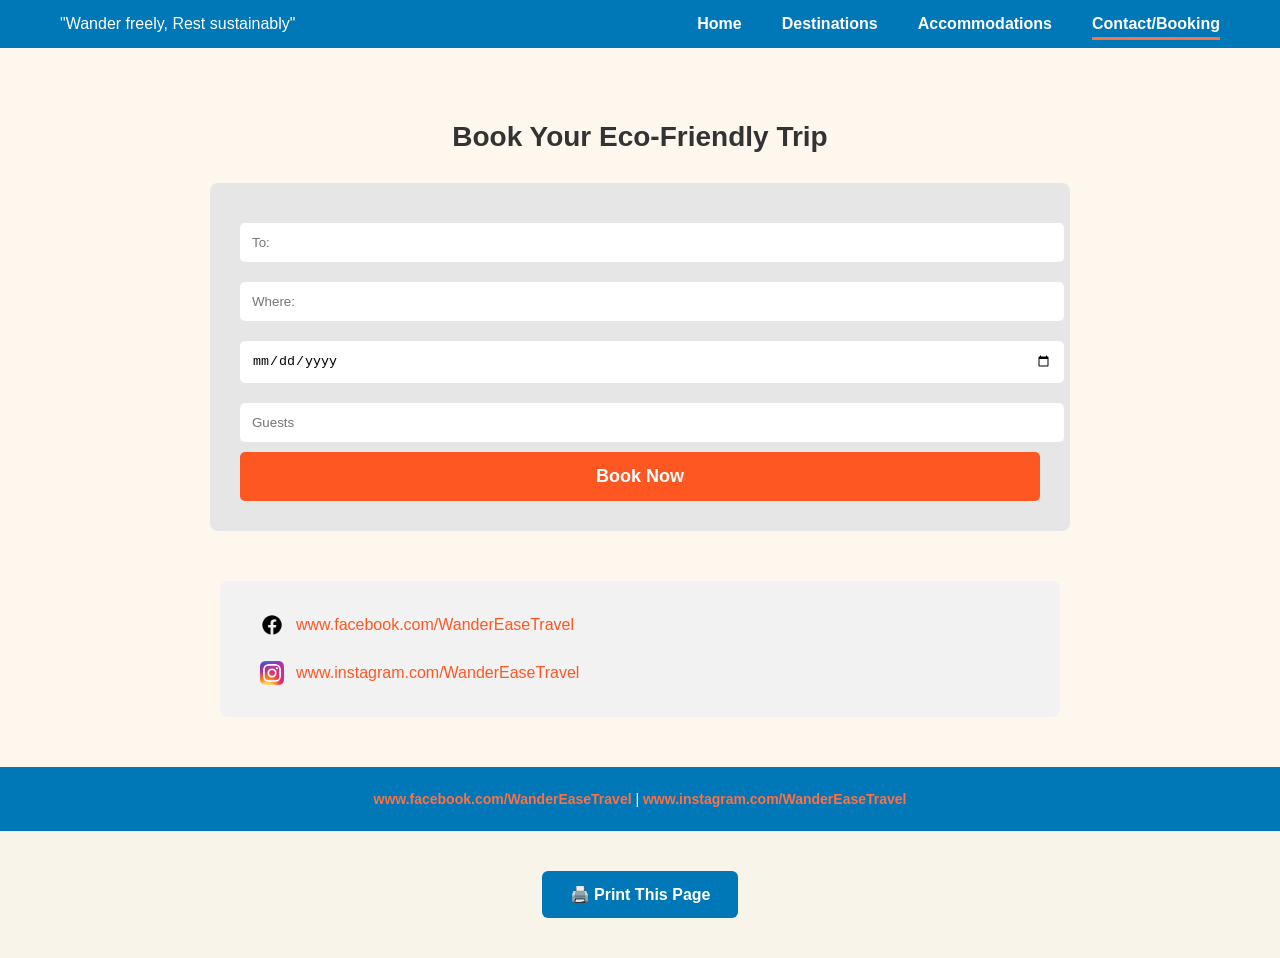
<file: WEBSITE/contact.html>
<!DOCTYPE html>
<html lang="en">
<head>
  <meta charset="UTF-8">
  <meta name="viewport" content="width=device-width, initial-scale=1.0">
  <title>Contact / Booking | Eco Travel PH</title>
  <link rel="stylesheet" href="styles.css">
</head>
<body>

  <nav>
    <div>"Wander freely, Rest sustainably"</div>
    <ul>
      <li><a href="home.html">Home</a></li>
      <li><a href="destinations.html">Destinations</a></li>
      <li><a href="accommodations.html">Accommodations</a></li>
      <li><a href="contact.html" class="active">Contact/Booking</a></li>
    </ul>
  </nav>

    <section class="contact-section">
    <h2>Book Your Eco-Friendly Trip</h2>

    <form class="booking-form">
      <input type="text" placeholder="To:" required>
      <input type="text" placeholder="Where:" required>
      <input type="date" required>
      <input type="number" placeholder="Guests" min="1" required>
      <button type="submit">Book Now</button>
    </form>

    <div class="contact-links">
      <a href="https://www.facebook.com/WanderEaseTravel" target="_blank">
        <img src="img/facebook-icon.png" alt="Facebook"> www.facebook.com/WanderEaseTravel
      </a>
      <a href="https://www.instagram.com/WanderEaseTravel" target="_blank">
        <img src="img/instagram-icon.webp" alt="Instagram"> www.instagram.com/WanderEaseTravel
      </a>
    </div>
  </section>
    <footer class="footer">
    <p>
      <a href="https://www.facebook.com/WanderEaseTravel">www.facebook.com/WanderEaseTravel</a> |
      <a href="https://www.instagram.com/WanderEaseTravel">www.instagram.com/WanderEaseTravel</a>
    </p>
  </footer>
<script src="script.js"></script>
</body>
</html>
</file>
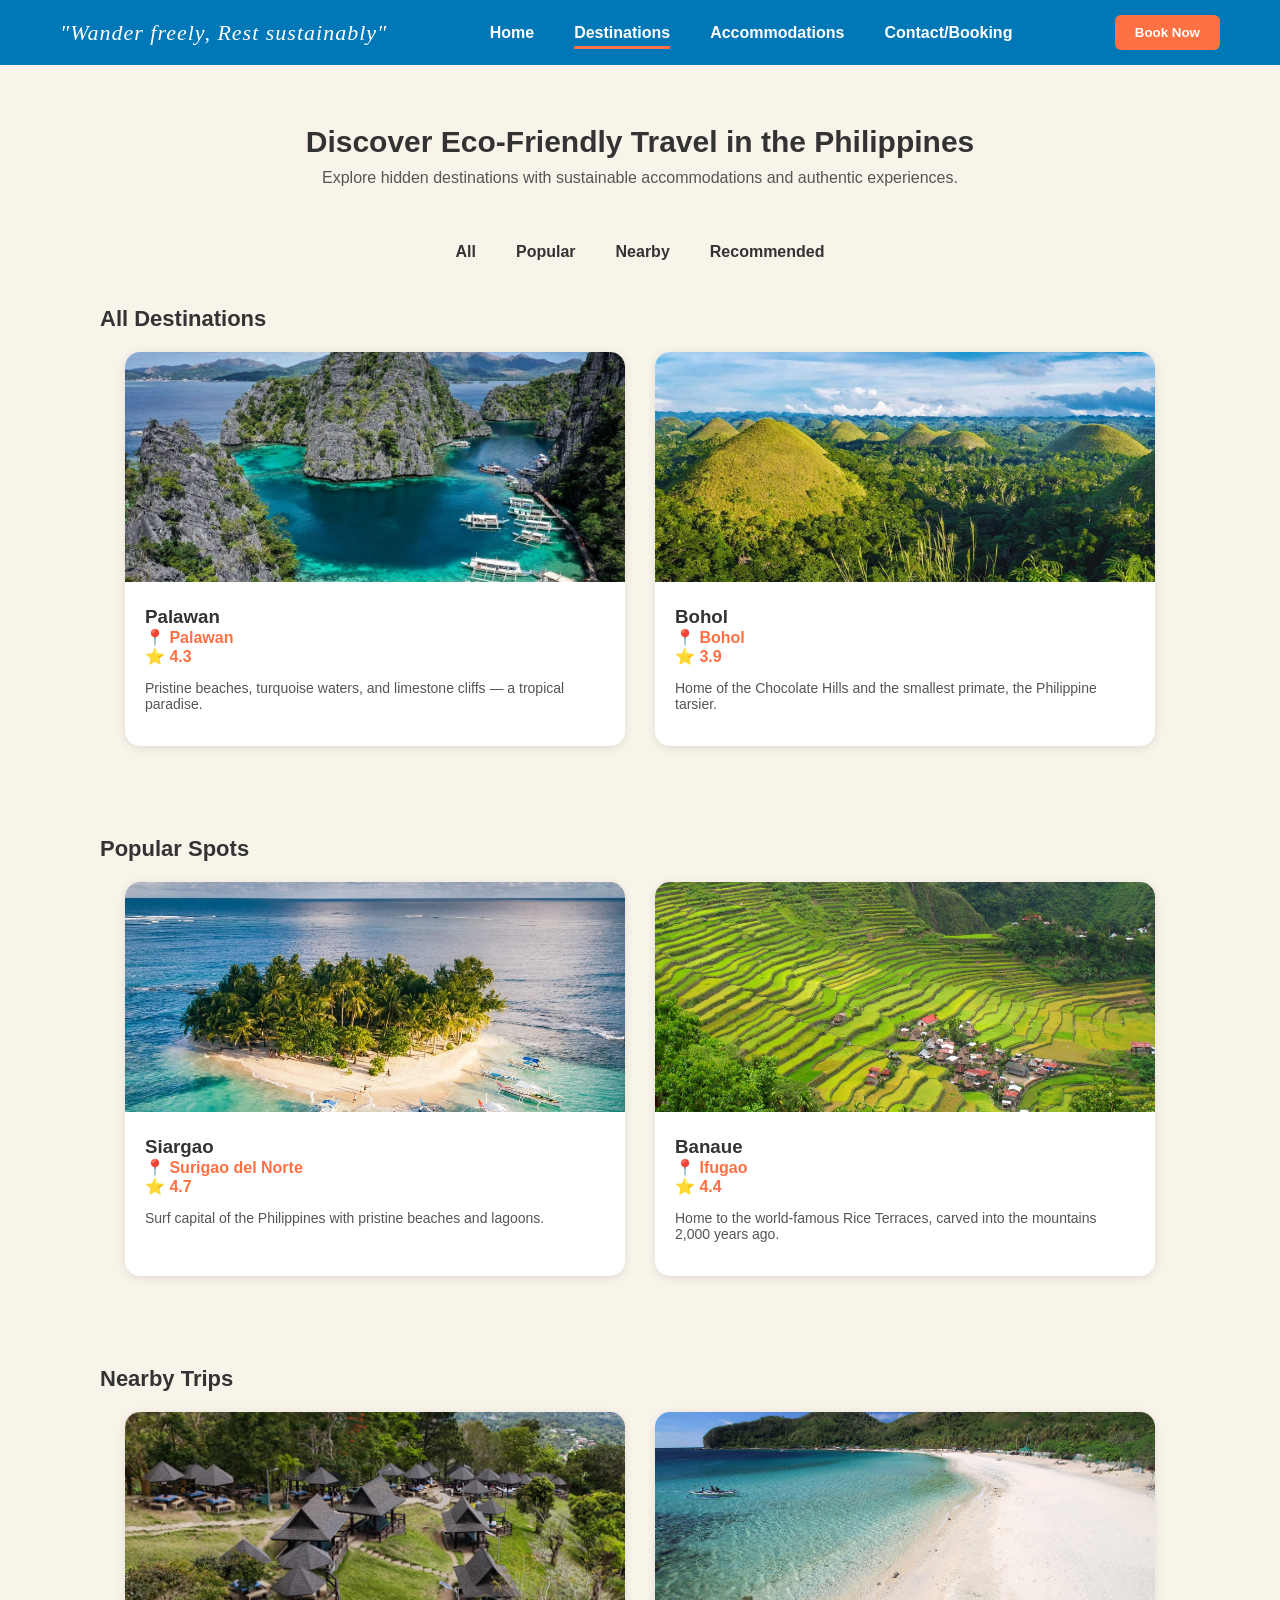
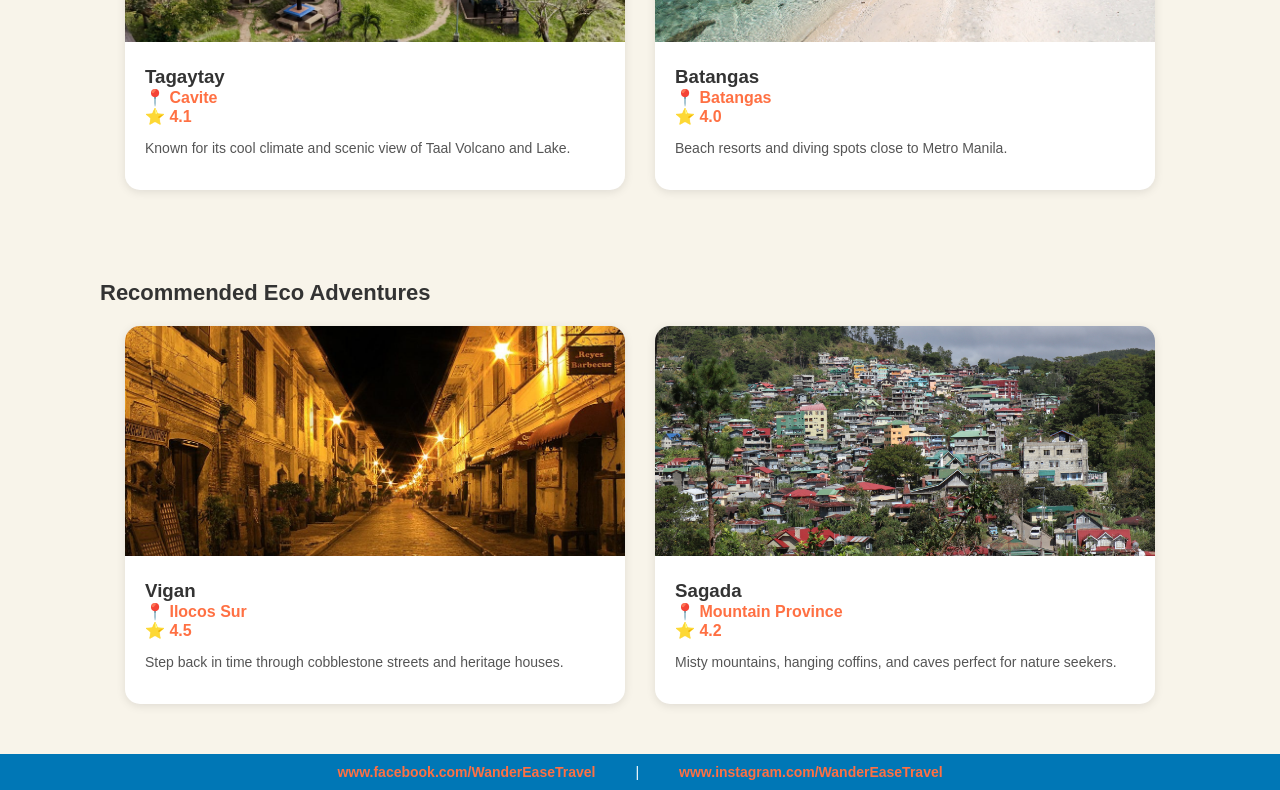
<file: WEBSITE/destinations.html>
<!DOCTYPE html>
<html lang="en">
<head>
  <meta charset="UTF-8">
  <title>Eco Travel PH | Destinations</title>
  <link rel="stylesheet" href="styles.css">
   <style>
    html {
      scroll-behavior: smooth;
    }
    .tabs a {
      color: #333;
      text-decoration: none;
      font-weight: 600;
      padding-bottom: 5px;
    }
    .tabs a:hover {
      color: #ff7043;
      border-bottom: 3px solid #ff7043;
    }
  </style>
</head>
<body>

 <nav>
    <div class="logo">"Wander freely, Rest sustainably"</div>
    <ul>
      <li><a href="home.html">Home</a></li>
      <li><a href="destinations.html" class="active">Destinations</a></li>
      <li><a href="accommodations.html">Accommodations</a></li>
      <li><a href="contact.html">Contact/Booking</a></li>
    </ul>
     <button class="book-btn">Book Now</button>
  </nav>

  <div class="header">
    <h1>Discover Eco-Friendly Travel in the Philippines</h1>
    <p>Explore hidden destinations with sustainable accommodations and authentic experiences.</p>
  </div>

  <div class="tabs">
    <a href="#all">All</a>
    <a href="#popular">Popular</a>
    <a href="#nearby">Nearby</a>
    <a href="#recommended">Recommended</a>
  </div>

  <h2 class="section-title" id="all">All Destinations</h2>
  <div class="cards-container">
    <div class="card">
      <img src="img/palawan.jfif" alt="Palawan">
      <div class="card-content">
        <h3>Palawan</h3>
        <div class="location">📍 Palawan</div>
        <div class="rating">⭐ 4.3</div>
        <p>Pristine beaches, turquoise waters, and limestone cliffs — a tropical paradise.</p>
      </div>
    </div>

    <div class="card">
      <img src="img/bohol.jfif" alt="Bohol">
      <div class="card-content">
        <h3>Bohol</h3>
        <div class="location">📍 Bohol</div>
        <div class="rating">⭐ 3.9</div>
        <p>Home of the Chocolate Hills and the smallest primate, the Philippine tarsier.</p>
      </div>
    </div>
  </div>


  <h2 class="section-title" id="popular">Popular Spots</h2>
  <div class="cards-container">
    <div class="card">
      <img src="img/siargao.jfif" alt="Siargao">
      <div class="card-content">
        <h3>Siargao</h3>
        <div class="location">📍 Surigao del Norte</div>
        <div class="rating">⭐ 4.7</div>
        <p>Surf capital of the Philippines with pristine beaches and lagoons.</p>
      </div>
    </div>

    <div class="card">
      <img src="img/banaue.jfif" alt="Banaue">
      <div class="card-content">
        <h3>Banaue</h3>
        <div class="location">📍 Ifugao</div>
        <div class="rating">⭐ 4.4</div>
        <p>Home to the world-famous Rice Terraces, carved into the mountains 2,000 years ago.</p>
      </div>
    </div>
  </div>


  <h2 class="section-title" id="nearby">Nearby Trips</h2>
  <div class="cards-container">
    <div class="card">
      <img src="img/tagaytay.jpg" alt="Tagaytay">
      <div class="card-content">
        <h3>Tagaytay</h3>
        <div class="location">📍 Cavite</div>
        <div class="rating">⭐ 4.1</div>
        <p>Known for its cool climate and scenic view of Taal Volcano and Lake.</p>
      </div>
    </div>

    <div class="card">
      <img src="img/batangas.jpg" alt="Batangas">
      <div class="card-content">
        <h3>Batangas</h3>
        <div class="location">📍 Batangas</div>
        <div class="rating">⭐ 4.0</div>
        <p>Beach resorts and diving spots close to Metro Manila.</p>
      </div>
    </div>
  </div>

 
  <h2 class="section-title" id="recommended">Recommended Eco Adventures</h2>
  <div class="cards-container">
    <div class="card">
      <img src="img/vigan.jpg" alt="Vigan">
      <div class="card-content">
        <h3>Vigan</h3>
        <div class="location">📍 Ilocos Sur</div>
        <div class="rating">⭐ 4.5</div>
        <p>Step back in time through cobblestone streets and heritage houses.</p>
      </div>
    </div>

    <div class="card">
      <img src="img/sagada.jpg" alt="Sagada">
      <div class="card-content">
        <h3>Sagada</h3>
        <div class="location">📍 Mountain Province</div>
        <div class="rating">⭐ 4.2</div>
        <p>Misty mountains, hanging coffins, and caves perfect for nature seekers.</p>
      </div>
    </div>
  </div>

  <footer>
    <a href="https://www.facebook.com/WanderEaseTravel">www.facebook.com/WanderEaseTravel</a> |
    <a href="https://www.instagram.com/WanderEaseTravel">www.instagram.com/WanderEaseTravel</a>
  </footer>
<script src="script.js"></script>
</body>
</html>
</file>
<file: docs/styles.css>
/*  BASE STYLES*/
body {
  font-family: 'Poppins', sans-serif;
  background-color: #f8f4ea;
  margin: 0;
  padding: 0;
  color: #333;
}

/*  NAVBAR  */
nav {
  background-color: #0077b6;
  display: flex;
  align-items: center;
  justify-content: space-between;
  padding: 15px 60px;
  color: white;
  flex-wrap: wrap;
}

nav .logo {
  font-family: 'Times New Roman', serif;
  font-size: 22px;
  letter-spacing: 1px;
  font-style: italic;
}

nav ul {
  list-style: none;
  display: flex;
  gap: 40px;
  margin: 0;
  padding: 0;
}

nav ul li a {
  text-decoration: none;
  color: white;
  font-weight: 600;
  font-size: 16px;
}

nav ul li a.active {
  border-bottom: 3px solid #ff7043;
  padding-bottom: 5px;
}

nav .book-btn {
  background-color: #ff7043;
  color: white;
  padding: 10px 20px;
  border-radius: 6px;
  border: none;
  cursor: pointer;
  font-weight: 600;
}

nav .book-btn:hover {
  background-color: #ff5722;
}


/* SEARCH BAR */
.search-bar {
  display: flex;
  align-items: center;
  background-color: #eaeaea;
  padding: 8px 15px;
  border-radius: 6px;
  width: 220px;
}

.search-bar input {
  border: none;
  background: transparent;
  outline: none;
  font-size: 14px;
  flex: 1;
}



/* HEADER  */
.header {
  text-align: center;
  padding: 40px 20px 10px 20px;
}

.header h1 {
  font-size: 30px;
  font-weight: 800;
}

.header p {
  color: #555;
  font-size: 16px;
  margin-top: -10px;
}

/*  TABS */
.tabs {
  display: flex;
  justify-content: center;
  gap: 40px;
  margin-top: 30px;
  font-weight: 600;
}

.tabs div {
  cursor: pointer;
}

.tabs .active {
  color: #ff7043;
  border-bottom: 3px solid #ff7043;
  padding-bottom: 5px;
}

/*  SECTIONS  */
.section-title {
  font-size: 22px;
  font-weight: 700;
  text-align: left;
  margin: 40px 0 20px 100px;
}

/*  CARDS  */
.cards-container {
  display: grid;
  grid-template-columns: repeat(2, 500px);
  gap: 30px;
  justify-content: center;
  padding-bottom: 50px;
}

.card {
  background: white;
  border-radius: 15px;
  box-shadow: 0 2px 10px rgba(0,0,0,0.1);
  overflow: hidden;
  transition: 0.3s;
}

.card:hover {
  transform: translateY(-5px);
}

.card img {
  width: 100%;
  height: 230px;
  object-fit: cover;
}

.card-content {
  padding: 20px;
}

.card-content h3 {
  margin: 0;
  font-weight: 700;
}

.card-content p {
  color: #555;
  font-size: 14px;
}

.location, .rating {
  display: flex;
  align-items: center;
  gap: 8px;
  color: #ff7043;
  font-weight: 600;
}

/*  CONTACT PAGE  */
.contact-section {
  text-align: center;
  padding: 50px 0;
  background-color: #fdf7ed;
}

.contact-section h2 {
  font-size: 28px;
  color: #333;
  margin-bottom: 30px;
  font-weight: bold;
}

.booking-form {
  max-width: 800px;
  margin: 0 auto 50px auto;
  background-color: #e6e6e6;
  padding: 30px;
  border-radius: 8px;
}

.booking-form input[type="text"],
.booking-form input[type="date"],
.booking-form input[type="number"] {
  width: 100%;
  padding: 12px;
  margin: 10px 0;
  border: none;
  border-radius: 5px;
}

.booking-form button {
  background-color: #ff5722;
  color: white;
  font-size: 18px;
  font-weight: bold;
  border: none;
  padding: 14px 30px;
  border-radius: 5px;
  cursor: pointer;
  width: 100%;
}

.booking-form button:hover {
  background-color: #e64a19;
}

.contact-links {
  max-width: 800px;
  margin: 0 auto;
  background-color: #f2f2f2;
  padding: 20px;
  border-radius: 8px;
}

.contact-links a {
  display: flex;
  align-items: center;
  justify-content: flex-start;
  padding: 12px 20px;
  text-decoration: none;
  color: #ff5722;
  font-size: 16px;
}

.contact-links img {
  width: 24px;
  height: 24px;
  margin-right: 12px;
}

.contact-links a:hover {
  text-decoration: underline;
}

/*  FOOTER  */
footer {
  background-color: #0077b6;
  color: white;
  display: flex;
  justify-content: center;
  align-items: center;
  gap: 40px;
  padding: 10px;
  font-size: 14px;
}

footer a {
  color: #ff7043;
  text-decoration: none;
  font-weight: 600;
}

footer a:hover {
  text-decoration: underline;
}

/*  RESPONSIVENESS  */

/* Tablet View */
@media (max-width: 1024px) {
  nav {
    padding: 15px 30px;
  }

  nav ul {
    gap: 25px;
  }

  .cards-container {
    grid-template-columns: repeat(2, 1fr);
    gap: 20px;
  }

  .section-title {
    margin-left: 50px;
  }
}

/* Mobile View */
@media (max-width: 768px) {
  nav {
    flex-direction: column;
    text-align: center;
  }

  nav .logo {
    margin-bottom: 10px;
  }

  nav ul {
    flex-direction: column;
    gap: 15px;
  }

  .book-btn {
    margin-top: 10px;
  }

  .cards-container {
    grid-template-columns: 1fr;
  }

  .section-title {
    text-align: center;
    margin: 20px 0;
  }

  .contact-section {
    padding: 30px 15px;
  }

  .booking-form {
    width: 90%;
    padding: 20px;
  }

  .contact-links {
    width: 90%;
  }

  footer {
    flex-direction: column;
    gap: 10px;
    text-align: center;
  }
}

/* Extra Small Screens */
@media (max-width: 480px) {
  nav ul li a {
    font-size: 14px;
  }

  .header h1 {
    font-size: 24px;
  }

  .booking-form button {
    font-size: 16px;
  }
}

/*  PRINT STYLES   */
@media print {

  * {
    -webkit-print-color-adjust: exact !important;
    print-color-adjust: exact !important;
  }

  nav, footer, .book-btn, .search-bar {
    display: none !important;
  }

  body {
    background: #f8f4ea !important;
    color: #333 !important;
    font-family: 'Poppins', sans-serif;
    margin: 0;
    padding: 0;
  }

  html, body {
    height: auto !important;
    overflow: visible !important;
  }

  .header,
  .contact-section,
  .booking-form {
    page-break-before: avoid;
    page-break-after: avoid;
    page-break-inside: avoid;
  }

  .contact-section {
    background: #fdf7ed !important;
    color: #000 !important;
    padding: 40px !important;
  }

  .booking-form {
    background: #e6e6e6 !important;
    padding: 30px !important;
    border-radius: 10px !important;
    box-shadow: none !important;
  }

  .contact-links {
    background: #f2f2f2 !important;
    padding: 20px !important;
    border-radius: 10px !important;
  }

  .contact-links a {
    color: #ff5722 !important;
    text-decoration: none !important;
    font-weight: 600 !important;
  }

  .booking-section,
  .contact-links,
  .contact-section {
    overflow: visible !important;
  }

  .booking-form input,
  .booking-form button {
    page-break-inside: avoid;
  }

  .cards-container {
    grid-template-columns: 1fr 1fr;
    gap: 20px;
  }
}

/* RESPONSIVE MENU  */
.menu-toggle {
  display: none;
  font-size: 26px;
  cursor: pointer;
  color: white;
}

@media (max-width: 768px) {
  nav {
    flex-direction: column;
    align-items: flex-start;
  }

  nav ul {
    flex-direction: column;
    width: 100%;
    display: none;
  }

  nav ul.show {
    display: flex;
  }

  .menu-toggle {
    display: block;
  }
}

/* PRINT BUTTON (BOTTOM OF PAGE) */
.print-btn {
  display: block;
  margin: 40px auto;
  background-color: #0077b6;
  color: white;
  border: none;
  padding: 14px 28px;
  border-radius: 6px;
  font-size: 16px;
  cursor: pointer;
  font-weight: bold;
  transition: background 0.3s ease;
}

.print-btn:hover {
  background-color: #005f8a;
}


@media print {
  .print-btn {
    display: none !important;
  }
}

/* Simple Fade & Slide Animation */
@keyframes fadeSlideUp {
  from {
    opacity: 0;
    transform: translateY(20px);
  }
  to {
    opacity: 1;
    transform: translateY(0);
  }
}

/* Apply to main sections */
.header, 
.cards-container, 
.booking-form, 
.contact-section {
  animation: fadeSlideUp 0.8s ease-in-out;
}
</file>
<file: WEBSITE/styles.css>
/*  BASE STYLES*/
body {
  font-family: 'Poppins', sans-serif;
  background-color: #f8f4ea;
  margin: 0;
  padding: 0;
  color: #333;
}

/*  NAVBAR  */
nav {
  background-color: #0077b6;
  display: flex;
  align-items: center;
  justify-content: space-between;
  padding: 15px 60px;
  color: white;
  flex-wrap: wrap;
}

nav .logo {
  font-family: 'Times New Roman', serif;
  font-size: 22px;
  letter-spacing: 1px;
  font-style: italic;
}

nav ul {
  list-style: none;
  display: flex;
  gap: 40px;
  margin: 0;
  padding: 0;
}

nav ul li a {
  text-decoration: none;
  color: white;
  font-weight: 600;
  font-size: 16px;
}

nav ul li a.active {
  border-bottom: 3px solid #ff7043;
  padding-bottom: 5px;
}

nav .book-btn {
  background-color: #ff7043;
  color: white;
  padding: 10px 20px;
  border-radius: 6px;
  border: none;
  cursor: pointer;
  font-weight: 600;
}

nav .book-btn:hover {
  background-color: #ff5722;
}


/* SEARCH BAR */
.search-bar {
  display: flex;
  align-items: center;
  background-color: #eaeaea;
  padding: 8px 15px;
  border-radius: 6px;
  width: 220px;
}

.search-bar input {
  border: none;
  background: transparent;
  outline: none;
  font-size: 14px;
  flex: 1;
}



/* HEADER  */
.header {
  text-align: center;
  padding: 40px 20px 10px 20px;
}

.header h1 {
  font-size: 30px;
  font-weight: 800;
}

.header p {
  color: #555;
  font-size: 16px;
  margin-top: -10px;
}

/*  TABS */
.tabs {
  display: flex;
  justify-content: center;
  gap: 40px;
  margin-top: 30px;
  font-weight: 600;
}

.tabs div {
  cursor: pointer;
}

.tabs .active {
  color: #ff7043;
  border-bottom: 3px solid #ff7043;
  padding-bottom: 5px;
}

/*  SECTIONS  */
.section-title {
  font-size: 22px;
  font-weight: 700;
  text-align: left;
  margin: 40px 0 20px 100px;
}

/*  CARDS  */
.cards-container {
  display: grid;
  grid-template-columns: repeat(2, 500px);
  gap: 30px;
  justify-content: center;
  padding-bottom: 50px;
}

.card {
  background: white;
  border-radius: 15px;
  box-shadow: 0 2px 10px rgba(0,0,0,0.1);
  overflow: hidden;
  transition: 0.3s;
}

.card:hover {
  transform: translateY(-5px);
}

.card img {
  width: 100%;
  height: 230px;
  object-fit: cover;
}

.card-content {
  padding: 20px;
}

.card-content h3 {
  margin: 0;
  font-weight: 700;
}

.card-content p {
  color: #555;
  font-size: 14px;
}

.location, .rating {
  display: flex;
  align-items: center;
  gap: 8px;
  color: #ff7043;
  font-weight: 600;
}

/*  CONTACT PAGE  */
.contact-section {
  text-align: center;
  padding: 50px 0;
  background-color: #fdf7ed;
}

.contact-section h2 {
  font-size: 28px;
  color: #333;
  margin-bottom: 30px;
  font-weight: bold;
}

.booking-form {
  max-width: 800px;
  margin: 0 auto 50px auto;
  background-color: #e6e6e6;
  padding: 30px;
  border-radius: 8px;
}

.booking-form input[type="text"],
.booking-form input[type="date"],
.booking-form input[type="number"] {
  width: 100%;
  padding: 12px;
  margin: 10px 0;
  border: none;
  border-radius: 5px;
}

.booking-form button {
  background-color: #ff5722;
  color: white;
  font-size: 18px;
  font-weight: bold;
  border: none;
  padding: 14px 30px;
  border-radius: 5px;
  cursor: pointer;
  width: 100%;
}

.booking-form button:hover {
  background-color: #e64a19;
}

.contact-links {
  max-width: 800px;
  margin: 0 auto;
  background-color: #f2f2f2;
  padding: 20px;
  border-radius: 8px;
}

.contact-links a {
  display: flex;
  align-items: center;
  justify-content: flex-start;
  padding: 12px 20px;
  text-decoration: none;
  color: #ff5722;
  font-size: 16px;
}

.contact-links img {
  width: 24px;
  height: 24px;
  margin-right: 12px;
}

.contact-links a:hover {
  text-decoration: underline;
}

/*  FOOTER  */
footer {
  background-color: #0077b6;
  color: white;
  display: flex;
  justify-content: center;
  align-items: center;
  gap: 40px;
  padding: 10px;
  font-size: 14px;
}

footer a {
  color: #ff7043;
  text-decoration: none;
  font-weight: 600;
}

footer a:hover {
  text-decoration: underline;
}

/*  RESPONSIVENESS  */

/* Tablet View */
@media (max-width: 1024px) {
  nav {
    padding: 15px 30px;
  }

  nav ul {
    gap: 25px;
  }

  .cards-container {
    grid-template-columns: repeat(2, 1fr);
    gap: 20px;
  }

  .section-title {
    margin-left: 50px;
  }
}

/* Mobile View */
@media (max-width: 768px) {
  nav {
    flex-direction: column;
    text-align: center;
  }

  nav .logo {
    margin-bottom: 10px;
  }

  nav ul {
    flex-direction: column;
    gap: 15px;
  }

  .book-btn {
    margin-top: 10px;
  }

  .cards-container {
    grid-template-columns: 1fr;
  }

  .section-title {
    text-align: center;
    margin: 20px 0;
  }

  .contact-section {
    padding: 30px 15px;
  }

  .booking-form {
    width: 90%;
    padding: 20px;
  }

  .contact-links {
    width: 90%;
  }

  footer {
    flex-direction: column;
    gap: 10px;
    text-align: center;
  }
}

/* Extra Small Screens */
@media (max-width: 480px) {
  nav ul li a {
    font-size: 14px;
  }

  .header h1 {
    font-size: 24px;
  }

  .booking-form button {
    font-size: 16px;
  }
}

/*  PRINT STYLES   */
@media print {

  * {
    -webkit-print-color-adjust: exact !important;
    print-color-adjust: exact !important;
  }

  nav, footer, .book-btn, .search-bar {
    display: none !important;
  }

  body {
    background: #f8f4ea !important;
    color: #333 !important;
    font-family: 'Poppins', sans-serif;
    margin: 0;
    padding: 0;
  }

  html, body {
    height: auto !important;
    overflow: visible !important;
  }

  .header,
  .contact-section,
  .booking-form {
    page-break-before: avoid;
    page-break-after: avoid;
    page-break-inside: avoid;
  }

  .contact-section {
    background: #fdf7ed !important;
    color: #000 !important;
    padding: 40px !important;
  }

  .booking-form {
    background: #e6e6e6 !important;
    padding: 30px !important;
    border-radius: 10px !important;
    box-shadow: none !important;
  }

  .contact-links {
    background: #f2f2f2 !important;
    padding: 20px !important;
    border-radius: 10px !important;
  }

  .contact-links a {
    color: #ff5722 !important;
    text-decoration: none !important;
    font-weight: 600 !important;
  }

  .booking-section,
  .contact-links,
  .contact-section {
    overflow: visible !important;
  }

  .booking-form input,
  .booking-form button {
    page-break-inside: avoid;
  }

  .cards-container {
    grid-template-columns: 1fr 1fr;
    gap: 20px;
  }
}

/* RESPONSIVE MENU  */
.menu-toggle {
  display: none;
  font-size: 26px;
  cursor: pointer;
  color: white;
}

@media (max-width: 768px) {
  nav {
    flex-direction: column;
    align-items: flex-start;
  }

  nav ul {
    flex-direction: column;
    width: 100%;
    display: none;
  }

  nav ul.show {
    display: flex;
  }

  .menu-toggle {
    display: block;
  }
}

/* PRINT BUTTON (BOTTOM OF PAGE) */
.print-btn {
  display: block;
  margin: 40px auto;
  background-color: #0077b6;
  color: white;
  border: none;
  padding: 14px 28px;
  border-radius: 6px;
  font-size: 16px;
  cursor: pointer;
  font-weight: bold;
  transition: background 0.3s ease;
}

.print-btn:hover {
  background-color: #005f8a;
}


@media print {
  .print-btn {
    display: none !important;
  }
}

/* Simple Fade & Slide Animation */
@keyframes fadeSlideUp {
  from {
    opacity: 0;
    transform: translateY(20px);
  }
  to {
    opacity: 1;
    transform: translateY(0);
  }
}

/* Apply to main sections */
.header, 
.cards-container, 
.booking-form, 
.contact-section {
  animation: fadeSlideUp 0.8s ease-in-out;
}
</file>
